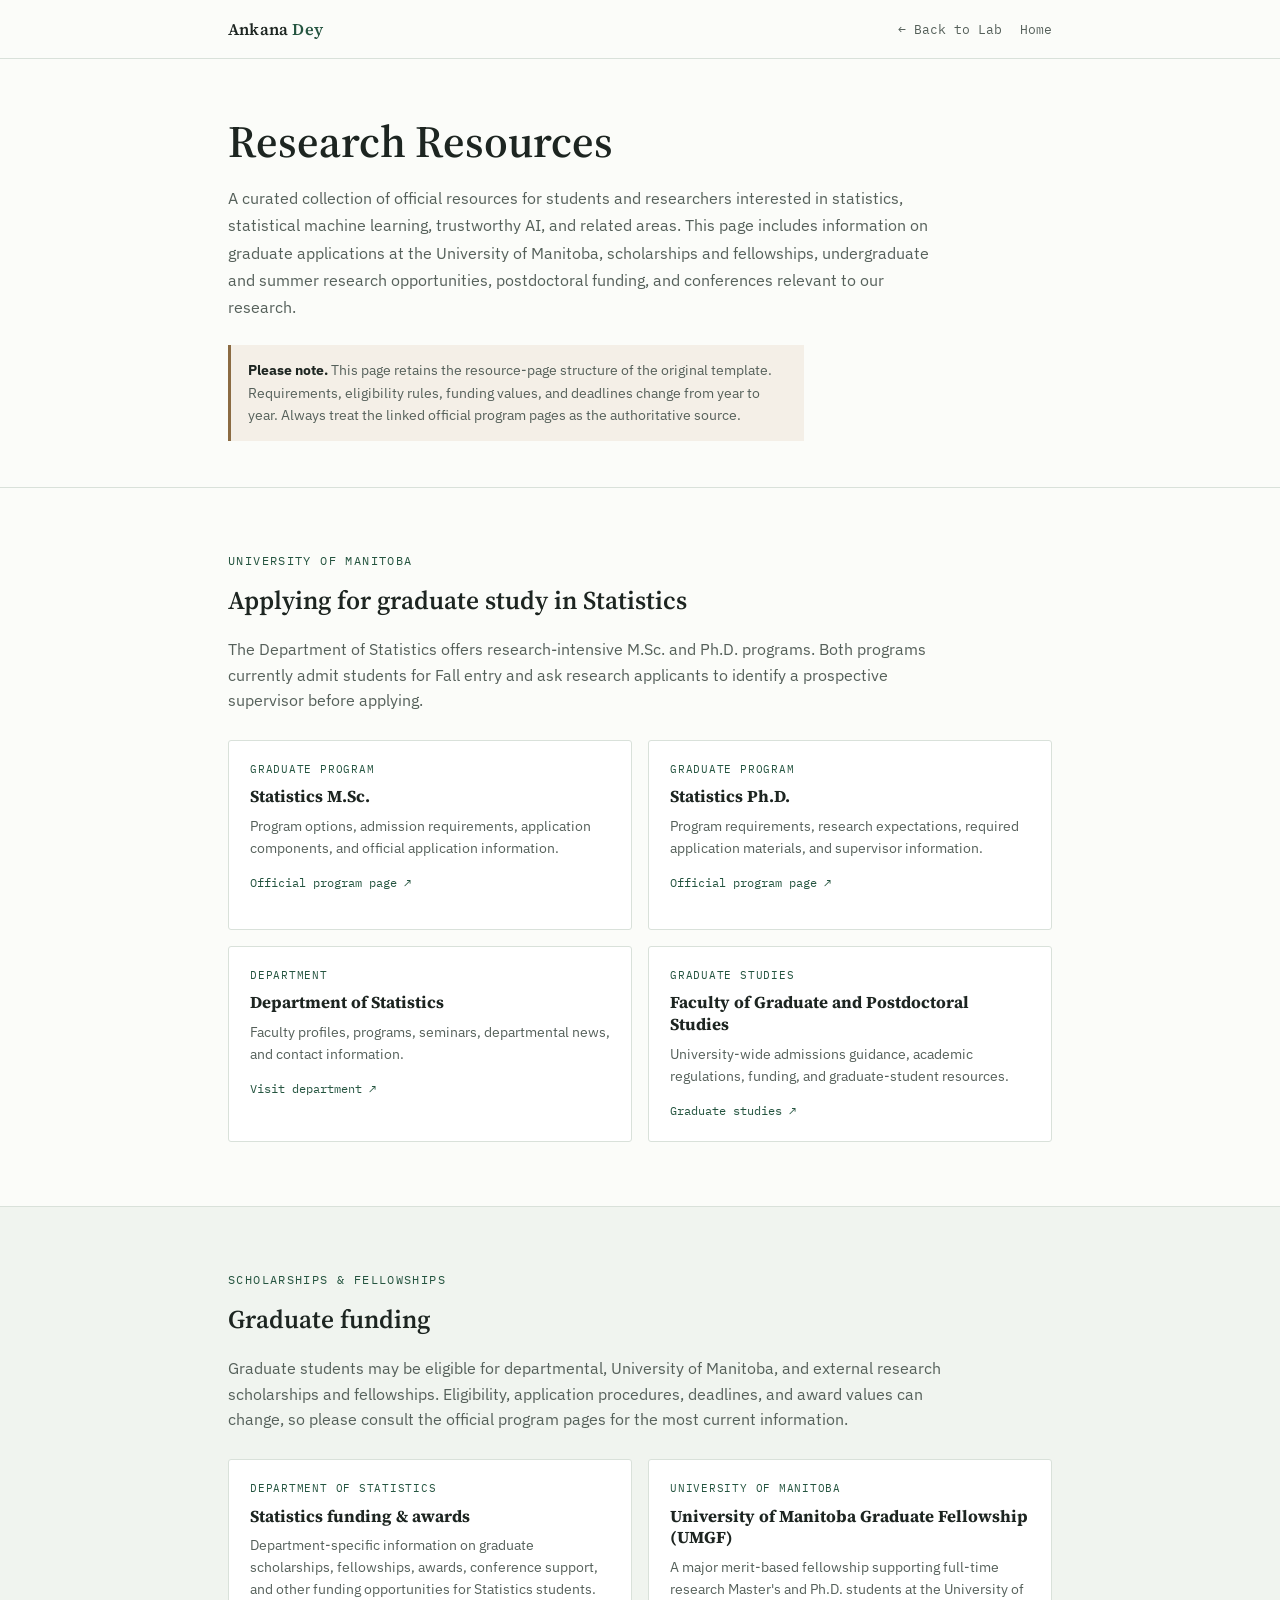
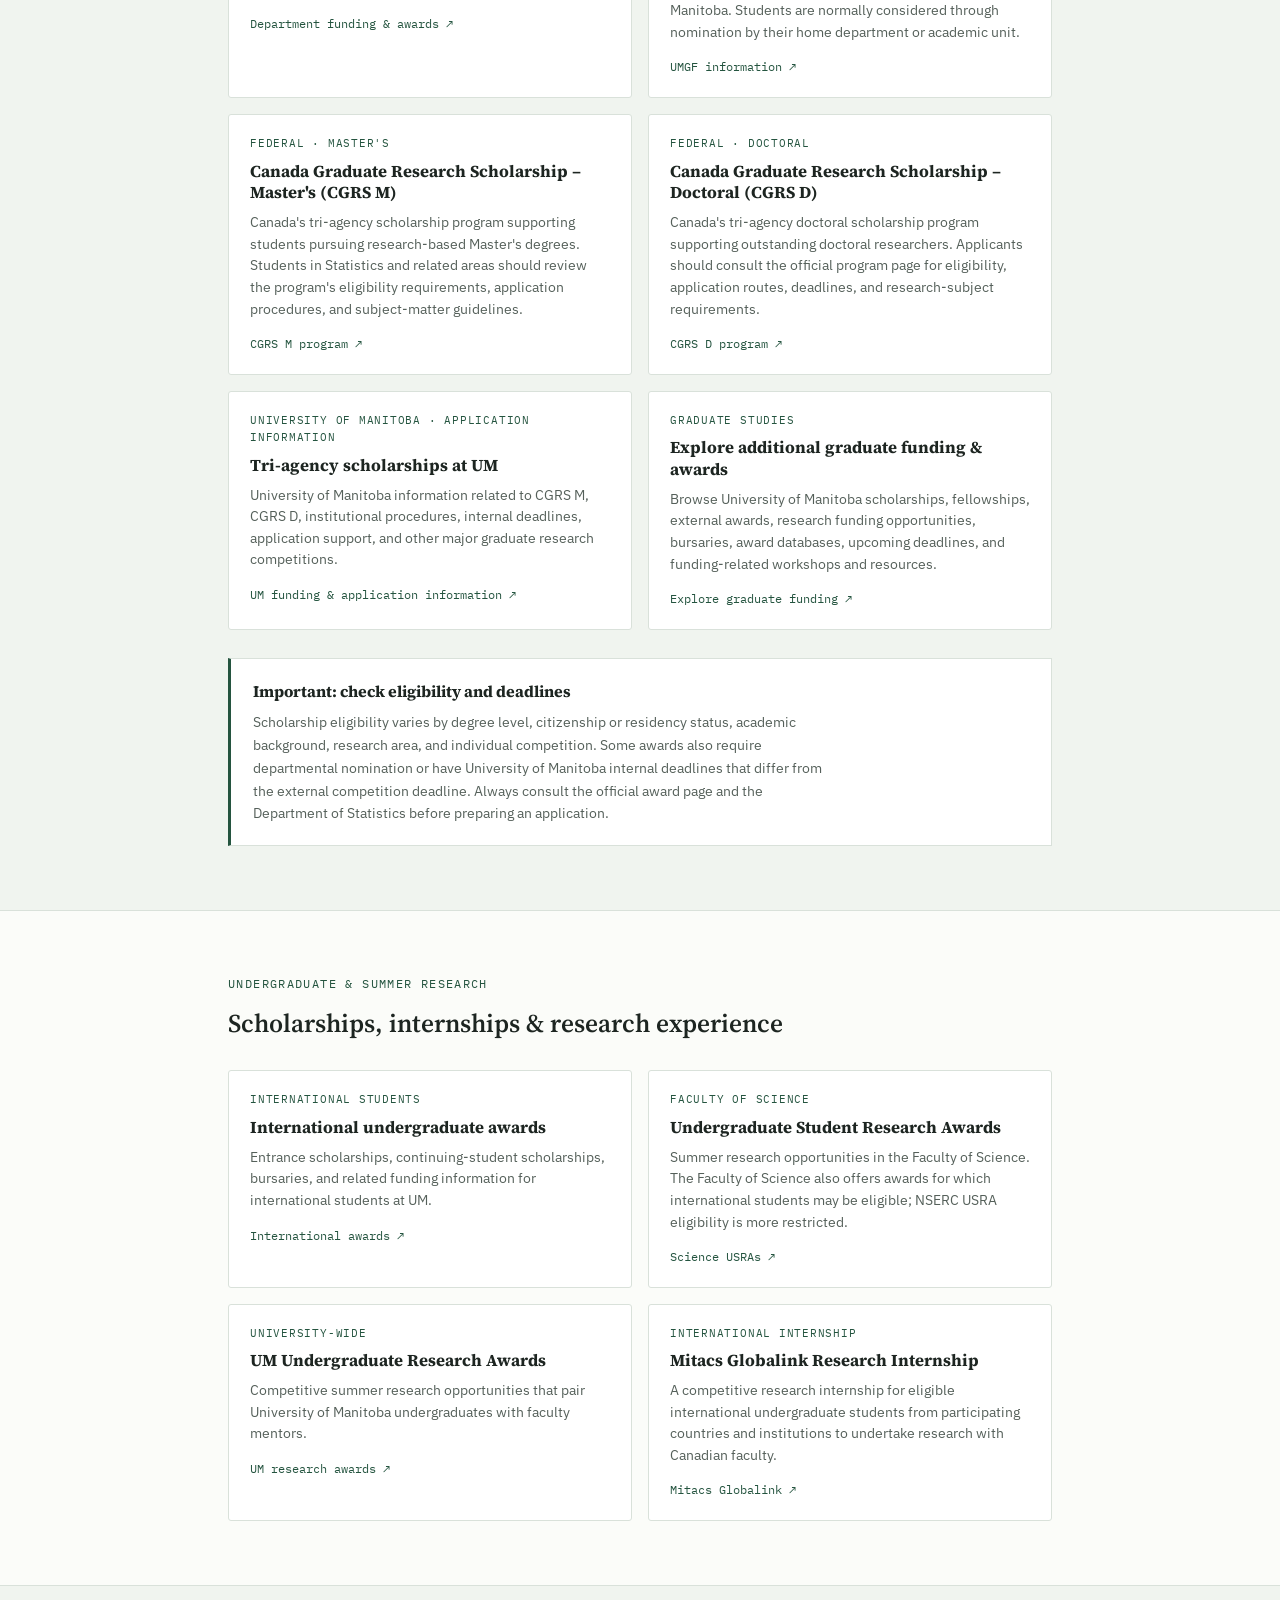
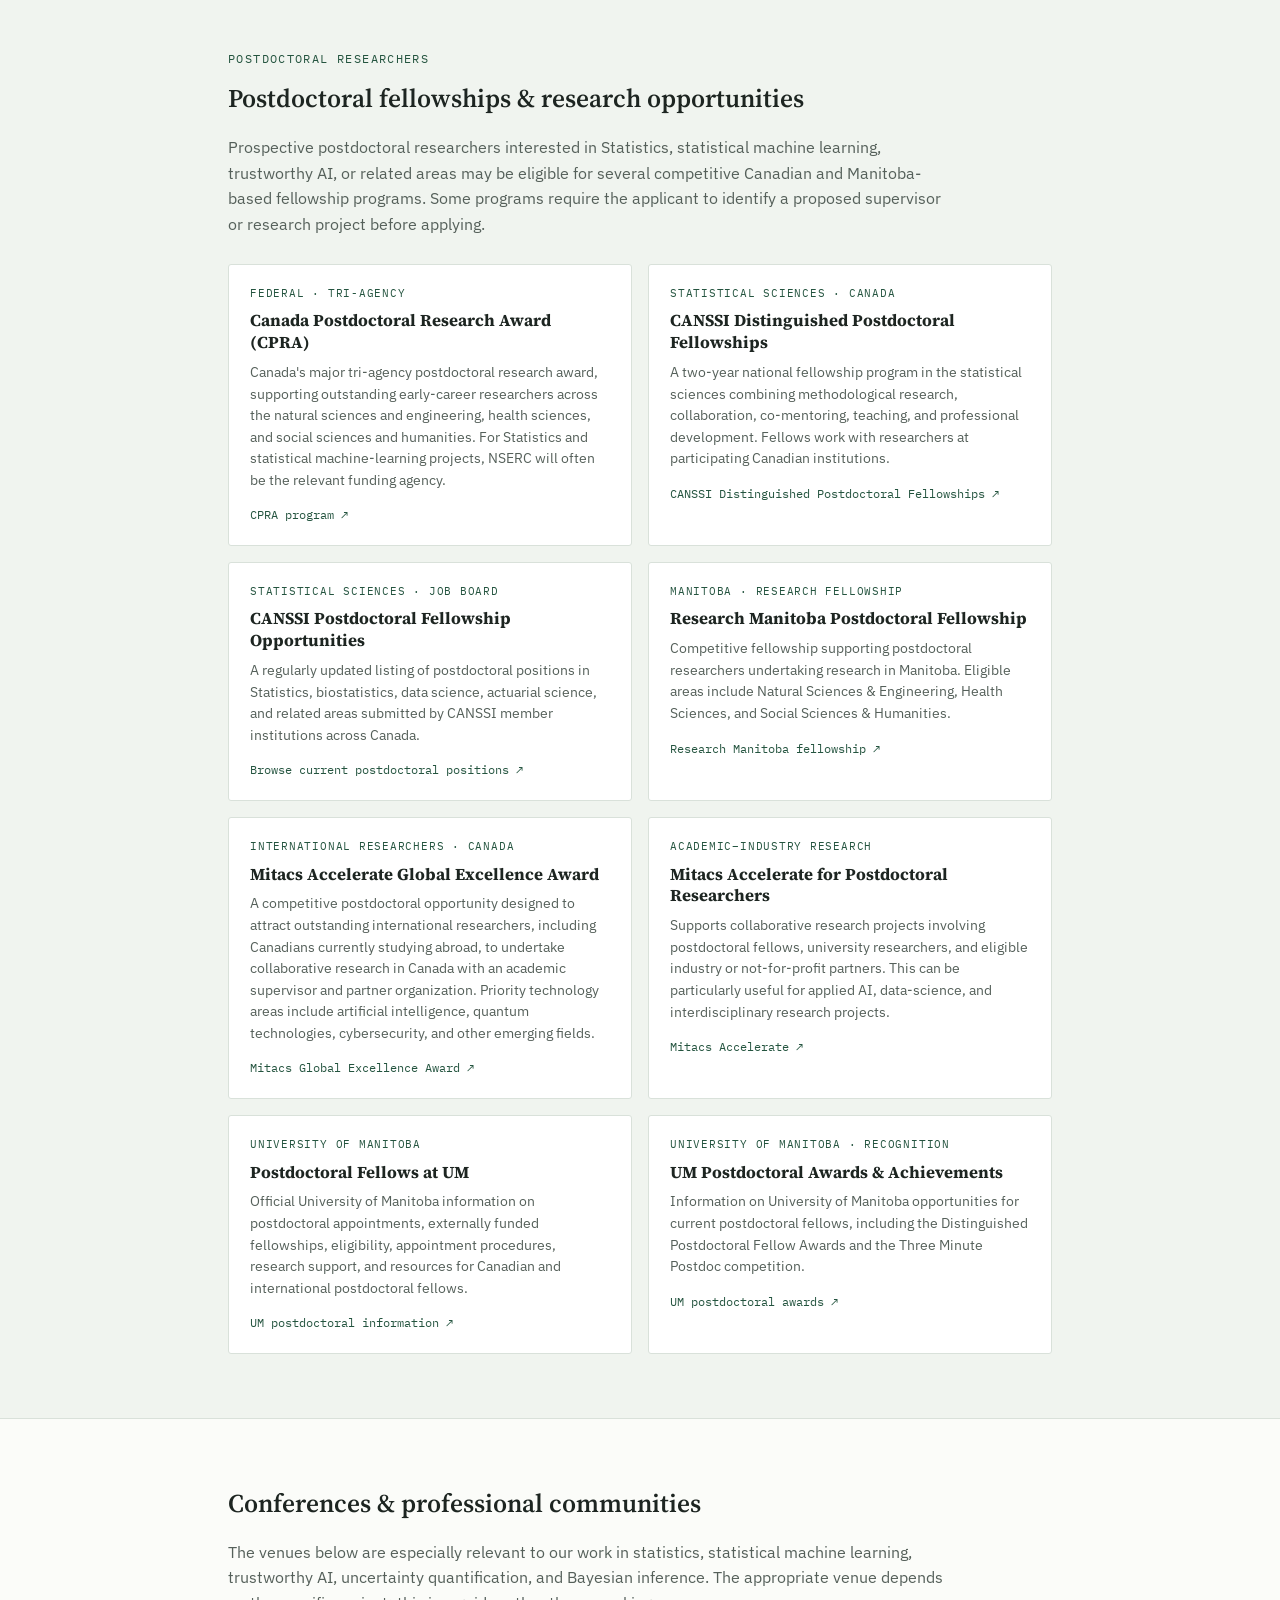
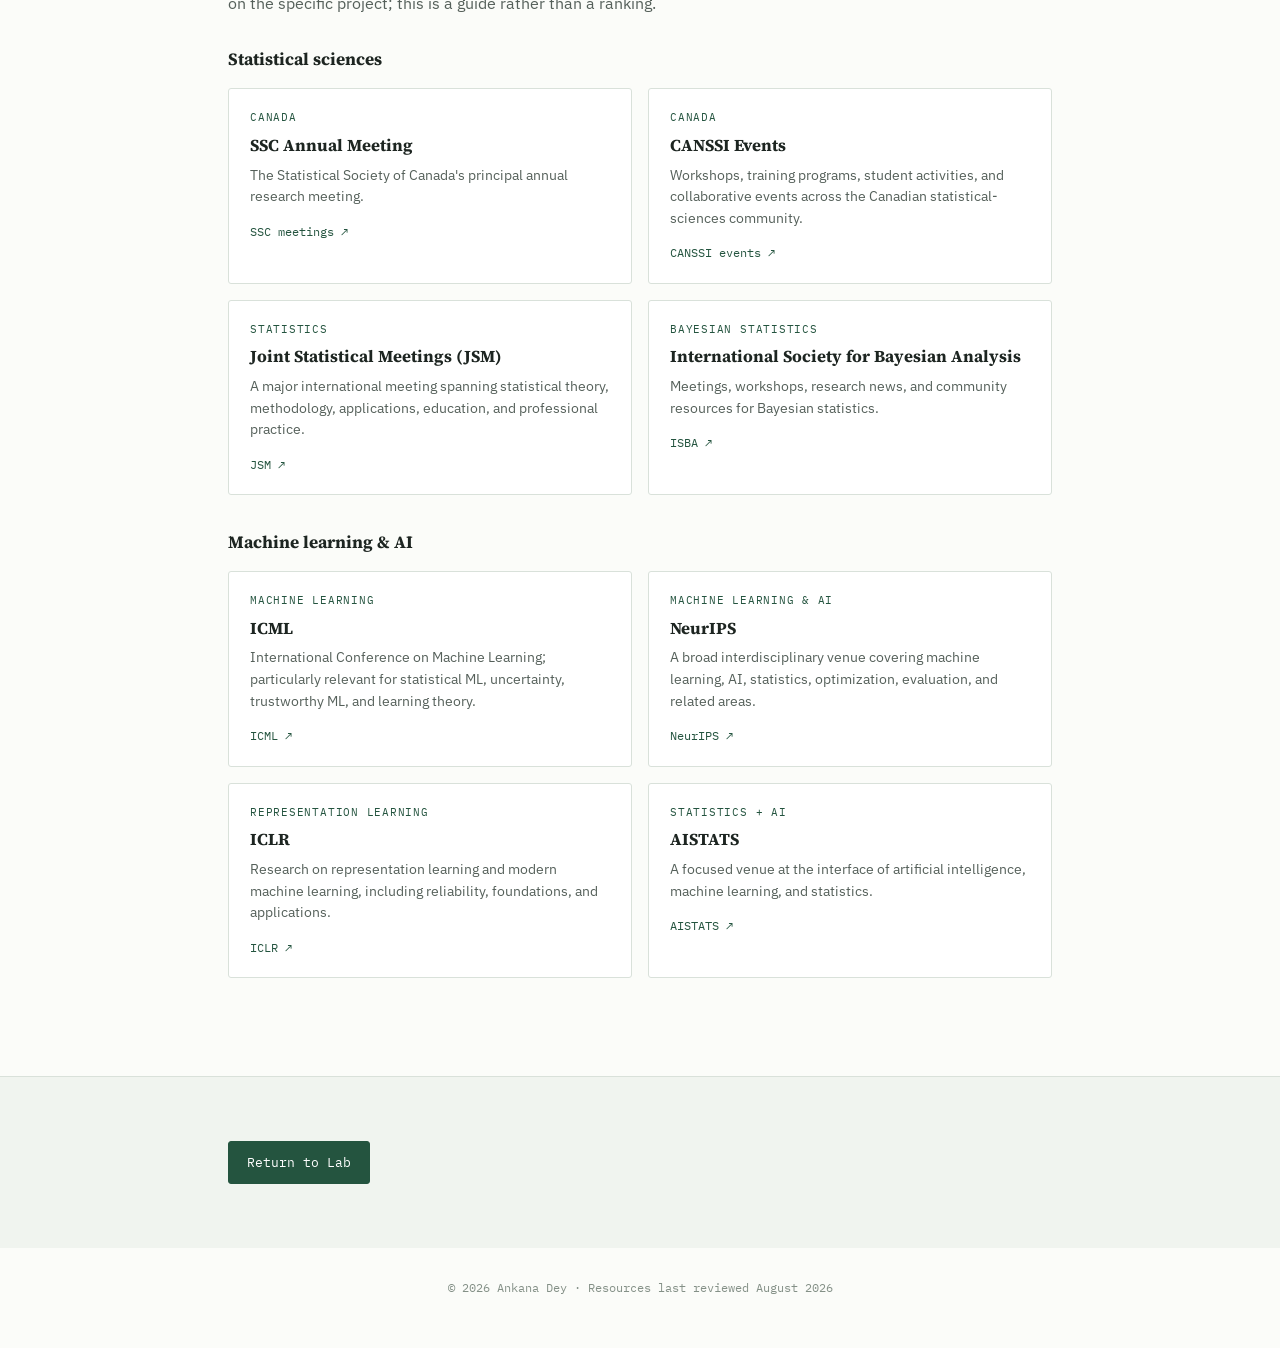
<file: prospective-students.html>
<!DOCTYPE html>
<html lang="en">
<head>
<script>
  window.dataLayer = window.dataLayer || [];
  function gtag(){dataLayer.push(arguments);}
  gtag('js', new Date());

  gtag('config', 'G-CMB69J9F90');
</script>
<meta charset="UTF-8">
<meta name="viewport" content="width=device-width, initial-scale=1.0">
<title>Research Resources — Ankana Dey</title>
<meta name="description" content="Application, funding, research internship, fellowship, and conference resources for prospective students and trainees interested in statistics and trustworthy AI.">
<link rel="preconnect" href="https://fonts.googleapis.com">
<link rel="preconnect" href="https://fonts.gstatic.com" crossorigin>
<link href="https://fonts.googleapis.com/css2?family=Source+Serif+4:ital,wght@0,400;0,600;0,700;1,500&family=IBM+Plex+Sans:wght@400;500;600&family=IBM+Plex+Mono:wght@400;500&display=swap" rel="stylesheet">
<link rel="stylesheet" href="style.css">
<link rel="stylesheet" href="student-resources.css">
</head>

<body>
<a class="skip-link" href="#main">Skip to content</a>

<nav class="nav">
  <div class="wrap">
    <a class="nav-name resource-home" href="index.html">Ankana <span>Dey</span></a>
    <ul class="resource-nav">
      <li><a href="index.html#lab">← Back to Lab</a></li>
      <li><a href="index.html">Home</a></li>
    </ul>
  </div>
</nav>

<main id="main">

<header class="resource-hero">
  <div class="wrap">
    <!-- <div class="eyebrow">Research group</div> -->
    <h1>Research Resources</h1>
    <p class="resource-lead">
      A curated collection of official resources for students and researchers interested in
      statistics, statistical machine learning, trustworthy AI, and related areas. This page
      includes information on graduate applications at the University of Manitoba, scholarships
      and fellowships, undergraduate and summer research opportunities, postdoctoral funding,
      and conferences relevant to our research.
    </p>

    <div class="resource-notice">
      <strong>Please note.</strong> This page retains the resource-page structure of the original template. 
      Requirements, eligibility rules, funding values, and deadlines change from year to year.
      Always treat the linked official program pages as the authoritative source.
    </div>
  </div>
</header>

<section id="graduate-applications">
  <div class="wrap">
    <div class="eyebrow">University of Manitoba</div>
    <h2 class="section-title">Applying for graduate study in Statistics</h2>

    <p class="resource-section-intro">
      The Department of Statistics offers research-intensive M.Sc. and Ph.D. programs.
      Both programs currently admit students for Fall entry and ask research applicants
      to identify a prospective supervisor before applying.
    </p>

    <div class="resource-grid">
      <a class="resource-card" href="https://umanitoba.ca/graduate-studies/admissions/programs-of-study/statistics-msc" target="_blank" rel="noopener noreferrer">
        <span class="resource-kicker">Graduate program</span>
        <h3>Statistics M.Sc.</h3>
        <p>Program options, admission requirements, application components, and official application information.</p>
        <span class="resource-arrow">Official program page ↗</span>
      </a>

      <a class="resource-card" href="https://umanitoba.ca/graduate-studies/admissions/programs-of-study/statistics-phd" target="_blank" rel="noopener noreferrer">
        <span class="resource-kicker">Graduate program</span>
        <h3>Statistics Ph.D.</h3>
        <p>Program requirements, research expectations, required application materials, and supervisor information.</p>
        <span class="resource-arrow">Official program page ↗</span>
      </a>

      <a class="resource-card" href="https://umanitoba.ca/science/statistics" target="_blank" rel="noopener noreferrer">
        <span class="resource-kicker">Department</span>
        <h3>Department of Statistics</h3>
        <p>Faculty profiles, programs, seminars, departmental news, and contact information.</p>
        <span class="resource-arrow">Visit department ↗</span>
      </a>

      <a class="resource-card" href="https://umanitoba.ca/graduate-studies" target="_blank" rel="noopener noreferrer">
        <span class="resource-kicker">Graduate studies</span>
        <h3>Faculty of Graduate and Postdoctoral Studies</h3>
        <p>University-wide admissions guidance, academic regulations, funding, and graduate-student resources.</p>
        <span class="resource-arrow">Graduate studies ↗</span>
      </a>
    </div>

    
  </div>
</section>

<!-- =========================================================
     GRADUATE FUNDING
     ========================================================= -->
<section id="graduate-funding">
  <div class="wrap">

    <div class="eyebrow">Scholarships &amp; fellowships</div>
    <h2 class="section-title">Graduate funding</h2>

    <p class="resource-section-intro">
      Graduate students may be eligible for departmental, University of
      Manitoba, and external research scholarships and fellowships.
      Eligibility, application procedures, deadlines, and award values
      can change, so please consult the official program pages for the
      most current information.
    </p>


    <div class="resource-grid">

      <!-- 1. DEPARTMENT OF STATISTICS FUNDING -->
      <a class="resource-card"
         href="https://umanitoba.ca/science/student-experience/financial-aid-awards/statistics"
         target="_blank"
         rel="noopener noreferrer">

        <span class="resource-kicker">
          Department of Statistics
        </span>

        <h3>Statistics funding &amp; awards</h3>

        <p>
          Department-specific information on graduate scholarships,
          fellowships, awards, conference support, and other funding
          opportunities for Statistics students.
        </p>

        <span class="resource-arrow">
          Department funding &amp; awards ↗
        </span>
      </a>


      <!-- 2. UNIVERSITY OF MANITOBA GRADUATE FELLOWSHIP -->
      <a class="resource-card"
         href="https://umanitoba.ca/graduate-studies/funding-awards/university-manitoba-graduate-fellowship-umgf"
         target="_blank"
         rel="noopener noreferrer">

        <span class="resource-kicker">
          University of Manitoba
        </span>

        <h3>University of Manitoba Graduate Fellowship (UMGF)</h3>

        <p>
          A major merit-based fellowship supporting full-time research
          Master's and Ph.D. students at the University of Manitoba.
          Students are normally considered through nomination by their
          home department or academic unit.
        </p>

        <span class="resource-arrow">
          UMGF information ↗
        </span>
      </a>


      <!-- 3. TRI-AGENCY MASTER'S SCHOLARSHIP -->
      <a class="resource-card"
         href="https://nserc-crsng.canada.ca/en/funding-opportunity/canada-graduate-research-scholarship-masters-program"
         target="_blank"
         rel="noopener noreferrer">

        <span class="resource-kicker">
          Federal · Master's
        </span>

        <h3>
          Canada Graduate Research Scholarship – Master's (CGRS M)
        </h3>

        <p>
          Canada's tri-agency scholarship program supporting students
          pursuing research-based Master's degrees. Students in
          Statistics and related areas should review the program's
          eligibility requirements, application procedures, and
          subject-matter guidelines.
        </p>

        <span class="resource-arrow">
          CGRS M program ↗
        </span>
      </a>


      <!-- 4. TRI-AGENCY DOCTORAL SCHOLARSHIP -->
      <a class="resource-card"
         href="https://nserc-crsng.canada.ca/en/funding-opportunity/canada-graduate-research-scholarship-doctoral-program"
         target="_blank"
         rel="noopener noreferrer">

        <span class="resource-kicker">
          Federal · Doctoral
        </span>

        <h3>
          Canada Graduate Research Scholarship – Doctoral (CGRS D)
        </h3>

        <p>
          Canada's tri-agency doctoral scholarship program supporting
          outstanding doctoral researchers. Applicants should consult
          the official program page for eligibility, application routes,
          deadlines, and research-subject requirements.
        </p>

        <span class="resource-arrow">
          CGRS D program ↗
        </span>
      </a>


      <!-- 5. UM TRI-AGENCY APPLICATION INFORMATION -->
      <a class="resource-card"
         href="https://umanitoba.ca/graduate-studies/funding-awards"
         target="_blank"
         rel="noopener noreferrer">

        <span class="resource-kicker">
          University of Manitoba · Application information
        </span>

        <h3>Tri-agency scholarships at UM</h3>

        <p>
          University of Manitoba information related to CGRS M,
          CGRS D, institutional procedures, internal deadlines,
          application support, and other major graduate research
          competitions.
        </p>

        <span class="resource-arrow">
          UM funding &amp; application information ↗
        </span>
      </a>


      <!-- 6. GENERAL UM GRADUATE FUNDING PORTAL -->
      <a class="resource-card"
         href="https://umanitoba.ca/graduate-studies/funding-awards"
         target="_blank"
         rel="noopener noreferrer">

        <span class="resource-kicker">
          Graduate studies
        </span>

        <h3>Explore additional graduate funding &amp; awards</h3>

        <p>
          Browse University of Manitoba scholarships, fellowships,
          external awards, research funding opportunities, bursaries,
          award databases, upcoming deadlines, and funding-related
          workshops and resources.
        </p>

        <span class="resource-arrow">
          Explore graduate funding ↗
        </span>
      </a>

    </div>


    <!-- IMPORTANT NOTE -->
    <div class="resource-callout">

      <h3>Important: check eligibility and deadlines</h3>

      <p>
        Scholarship eligibility varies by degree level, citizenship or
        residency status, academic background, research area, and
        individual competition. Some awards also require departmental
        nomination or have University of Manitoba internal deadlines
        that differ from the external competition deadline. Always
        consult the official award page and the Department of Statistics
        before preparing an application.
      </p>

    </div>

  </div>
</section>

<section id="undergraduate">
  <div class="wrap">
    <div class="eyebrow">Undergraduate &amp; summer research</div>
    <h2 class="section-title">Scholarships, internships &amp; research experience</h2>

    <div class="resource-grid">
      <a class="resource-card" href="https://umanitoba.ca/financial-aid-and-awards/international" target="_blank" rel="noopener noreferrer">
        <span class="resource-kicker">International students</span>
        <h3>International undergraduate awards</h3>
        <p>Entrance scholarships, continuing-student scholarships, bursaries, and related funding information for international students at UM.</p>
        <span class="resource-arrow">International awards ↗</span>
      </a>

      <a class="resource-card" href="https://umanitoba.ca/science/research/undergraduate-research/usra" target="_blank" rel="noopener noreferrer">
        <span class="resource-kicker">Faculty of Science</span>
        <h3>Undergraduate Student Research Awards</h3>
        <p>
          Summer research opportunities in the Faculty of Science. The Faculty of Science
          also offers awards for which international students may be eligible; NSERC USRA
          eligibility is more restricted.
        </p>
        <span class="resource-arrow">Science USRAs ↗</span>
      </a>

      <a class="resource-card" href="https://umanitoba.ca/research/opportunities-support/undergraduate-research-awards" target="_blank" rel="noopener noreferrer">
        <span class="resource-kicker">University-wide</span>
        <h3>UM Undergraduate Research Awards</h3>
        <p>Competitive summer research opportunities that pair University of Manitoba undergraduates with faculty mentors.</p>
        <span class="resource-arrow">UM research awards ↗</span>
      </a>

      <a class="resource-card" href="https://www.mitacs.ca/our-programs/globalink-research-internship-students/" target="_blank" rel="noopener noreferrer">
        <span class="resource-kicker">International internship</span>
        <h3>Mitacs Globalink Research Internship</h3>
        <p>
          A competitive research internship for eligible international undergraduate students
          from participating countries and institutions to undertake research with Canadian faculty.
        </p>
        <span class="resource-arrow">Mitacs Globalink ↗</span>
      </a>
    </div>
  </div>
</section>

<!-- =========================================================
     POSTDOCTORAL OPPORTUNITIES
     ========================================================= -->
<section id="postdoctoral">
  <div class="wrap">

    <div class="eyebrow">Postdoctoral researchers</div>
    <h2 class="section-title">
      Postdoctoral fellowships &amp; research opportunities
    </h2>

    <p class="resource-section-intro">
      Prospective postdoctoral researchers interested in Statistics,
      statistical machine learning, trustworthy AI, or related areas
      may be eligible for several competitive Canadian and
      Manitoba-based fellowship programs. Some programs require the
      applicant to identify a proposed supervisor or research project
      before applying.
    </p>


    <div class="resource-grid">


      <!-- 1. CANADA POSTDOCTORAL RESEARCH AWARD -->
      <a class="resource-card"
         href="https://nserc-crsng.canada.ca/en/funding-opportunity/canada-postdoctoral-research-award-program"
         target="_blank"
         rel="noopener noreferrer">

        <span class="resource-kicker">
          Federal · Tri-agency
        </span>

        <h3>
          Canada Postdoctoral Research Award (CPRA)
        </h3>

        <p>
          Canada's major tri-agency postdoctoral research award,
          supporting outstanding early-career researchers across the
          natural sciences and engineering, health sciences, and social
          sciences and humanities. For Statistics and statistical
          machine-learning projects, NSERC will often be the relevant
          funding agency.
        </p>

        <span class="resource-arrow">
          CPRA program ↗
        </span>
      </a>



      <!-- 2. CANSSI DISTINGUISHED POSTDOCTORAL FELLOWSHIP -->
      <a class="resource-card"
         href="https://canssi.ca/program/distinguished-postdoctoral-fellowships/"
         target="_blank"
         rel="noopener noreferrer">

        <span class="resource-kicker">
          Statistical sciences · Canada
        </span>

        <h3>
          CANSSI Distinguished Postdoctoral Fellowships
        </h3>

        <p>
          A two-year national fellowship program in the statistical
          sciences combining methodological research, collaboration,
          co-mentoring, teaching, and professional development.
          Fellows work with researchers at participating Canadian
          institutions.
        </p>

        <span class="resource-arrow">
          CANSSI Distinguished Postdoctoral Fellowships ↗
        </span>
      </a>



      <!-- 3. CANSSI POSTDOCTORAL OPPORTUNITY BOARD -->
      <a class="resource-card"
         href="https://canssi.ca/postdoctoral-fellowship-opportunities/"
         target="_blank"
         rel="noopener noreferrer">

        <span class="resource-kicker">
          Statistical sciences · Job board
        </span>

        <h3>
          CANSSI Postdoctoral Fellowship Opportunities
        </h3>

        <p>
          A regularly updated listing of postdoctoral positions in
          Statistics, biostatistics, data science, actuarial science,
          and related areas submitted by CANSSI member institutions
          across Canada.
        </p>

        <span class="resource-arrow">
          Browse current postdoctoral positions ↗
        </span>
      </a>



      <!-- 4. RESEARCH MANITOBA POSTDOCTORAL FELLOWSHIP -->
      <a class="resource-card"
         href="https://researchmanitoba.ca/programs/"
         target="_blank"
         rel="noopener noreferrer">

        <span class="resource-kicker">
          Manitoba · Research fellowship
        </span>

        <h3>
          Research Manitoba Postdoctoral Fellowship
        </h3>

        <p>
          Competitive fellowship supporting postdoctoral researchers
          undertaking research in Manitoba. Eligible areas include
          Natural Sciences &amp; Engineering, Health Sciences, and
          Social Sciences &amp; Humanities.
        </p>

        <span class="resource-arrow">
          Research Manitoba fellowship ↗
        </span>
      </a>



      <!-- 5. MITACS GLOBAL EXCELLENCE AWARD -->
      <a class="resource-card"
         href="https://innovation.mitacs.ca/en/mitacs-accelerate-global-excellence-award"
         target="_blank"
         rel="noopener noreferrer">

        <span class="resource-kicker">
          International researchers · Canada
        </span>

        <h3>
          Mitacs Accelerate Global Excellence Award
        </h3>

        <p>
          A competitive postdoctoral opportunity designed to attract
          outstanding international researchers, including Canadians
          currently studying abroad, to undertake collaborative research
          in Canada with an academic supervisor and partner organization.
          Priority technology areas include artificial intelligence,
          quantum technologies, cybersecurity, and other emerging fields.
        </p>

        <span class="resource-arrow">
          Mitacs Global Excellence Award ↗
        </span>
      </a>



      <!-- 6. MITACS ACCELERATE -->
      <a class="resource-card"
         href="https://www.mitacs.ca/our-programs/accelerate/"
         target="_blank"
         rel="noopener noreferrer">

        <span class="resource-kicker">
          Academic–industry research
        </span>

        <h3>
          Mitacs Accelerate for Postdoctoral Researchers
        </h3>

        <p>
          Supports collaborative research projects involving
          postdoctoral fellows, university researchers, and eligible
          industry or not-for-profit partners. This can be particularly
          useful for applied AI, data-science, and interdisciplinary
          research projects.
        </p>

        <span class="resource-arrow">
          Mitacs Accelerate ↗
        </span>
      </a>



      <!-- 7. UNIVERSITY OF MANITOBA POSTDOCTORAL INFORMATION -->
      <a class="resource-card"
         href="https://umanitoba.ca/graduate-studies/postdoctoral-fellows"
         target="_blank"
         rel="noopener noreferrer">

        <span class="resource-kicker">
          University of Manitoba
        </span>

        <h3>
          Postdoctoral Fellows at UM
        </h3>

        <p>
          Official University of Manitoba information on postdoctoral
          appointments, externally funded fellowships, eligibility,
          appointment procedures, research support, and resources for
          Canadian and international postdoctoral fellows.
        </p>

        <span class="resource-arrow">
          UM postdoctoral information ↗
        </span>
      </a>



      <!-- 8. UM POSTDOCTORAL AWARDS -->
      <a class="resource-card"
         href="https://umanitoba.ca/graduate-studies/achievements-and-awards"
         target="_blank"
         rel="noopener noreferrer">

        <span class="resource-kicker">
          University of Manitoba · Recognition
        </span>

        <h3>
          UM Postdoctoral Awards &amp; Achievements
        </h3>

        <p>
          Information on University of Manitoba opportunities for
          current postdoctoral fellows, including the Distinguished
          Postdoctoral Fellow Awards and the Three Minute Postdoc
          competition.
        </p>

        <span class="resource-arrow">
          UM postdoctoral awards ↗
        </span>
      </a>

    </div>



    

  </div>
</section>
<section id="conferences">
  <div class="wrap">
   <!-- <div class="eyebrow">Research community</div>-->
    <h2 class="section-title">Conferences &amp; professional communities</h2>

    <p class="resource-section-intro">
      The venues below are especially relevant to our work in statistics, statistical machine
      learning, trustworthy AI, uncertainty quantification, and Bayesian inference. The appropriate
      venue depends on the specific project; this is a guide rather than a ranking.
    </p>

    <h3 class="resource-subtitle">Statistical sciences</h3>
    <div class="resource-grid compact">
      <a class="resource-card" href="https://ssc.ca/en/meetings/ssc-meetings" target="_blank" rel="noopener noreferrer">
        <span class="resource-kicker">Canada</span>
        <h3>SSC Annual Meeting</h3>
        <p>The Statistical Society of Canada's principal annual research meeting.</p>
        <span class="resource-arrow">SSC meetings ↗</span>
      </a>

      <a class="resource-card" href="https://canssi.ca/events/" target="_blank" rel="noopener noreferrer">
        <span class="resource-kicker">Canada</span>
        <h3>CANSSI Events</h3>
        <p>Workshops, training programs, student activities, and collaborative events across the Canadian statistical-sciences community.</p>
        <span class="resource-arrow">CANSSI events ↗</span>
      </a>

      <a class="resource-card" href="https://www.amstat.org/meetings/joint-statistical-meetings" target="_blank" rel="noopener noreferrer">
        <span class="resource-kicker">Statistics</span>
        <h3>Joint Statistical Meetings (JSM)</h3>
        <p>A major international meeting spanning statistical theory, methodology, applications, education, and professional practice.</p>
        <span class="resource-arrow">JSM ↗</span>
      </a>

      <a class="resource-card" href="https://bayesian.org/" target="_blank" rel="noopener noreferrer">
        <span class="resource-kicker">Bayesian statistics</span>
        <h3>International Society for Bayesian Analysis</h3>
        <p>Meetings, workshops, research news, and community resources for Bayesian statistics.</p>
        <span class="resource-arrow">ISBA ↗</span>
      </a>
    </div>

    <h3 class="resource-subtitle">Machine learning &amp; AI</h3>
    <div class="resource-grid compact">
      <a class="resource-card" href="https://icml.cc/" target="_blank" rel="noopener noreferrer">
        <span class="resource-kicker">Machine learning</span>
        <h3>ICML</h3>
        <p>International Conference on Machine Learning; particularly relevant for statistical ML, uncertainty, trustworthy ML, and learning theory.</p>
        <span class="resource-arrow">ICML ↗</span>
      </a>

      <a class="resource-card" href="https://neurips.cc/" target="_blank" rel="noopener noreferrer">
        <span class="resource-kicker">Machine learning &amp; AI</span>
        <h3>NeurIPS</h3>
        <p>A broad interdisciplinary venue covering machine learning, AI, statistics, optimization, evaluation, and related areas.</p>
        <span class="resource-arrow">NeurIPS ↗</span>
      </a>

      <a class="resource-card" href="https://iclr.cc/" target="_blank" rel="noopener noreferrer">
        <span class="resource-kicker">Representation learning</span>
        <h3>ICLR</h3>
        <p>Research on representation learning and modern machine learning, including reliability, foundations, and applications.</p>
        <span class="resource-arrow">ICLR ↗</span>
      </a>

      <a class="resource-card" href="https://virtual.aistats.org/Conferences/2026" target="_blank" rel="noopener noreferrer">
        <span class="resource-kicker">Statistics + AI</span>
        <h3>AISTATS</h3>
        <p>A focused venue at the interface of artificial intelligence, machine learning, and statistics.</p>
        <span class="resource-arrow">AISTATS ↗</span>
      </a>
    </div>
  </div>
</section>

<section id="final-note">
  <div class="wrap">
    <div class="resource-final">
      <div>
      
      <a class="btn primary" href="index.html#lab">Return to Lab</a>
    </div>
  </div>
</section>

</main>

<footer class="footer">
  <div class="wrap">
    © 2026 Ankana Dey · Resources last reviewed August 2026
  </div>
</footer>

</body>
</html>
</file>
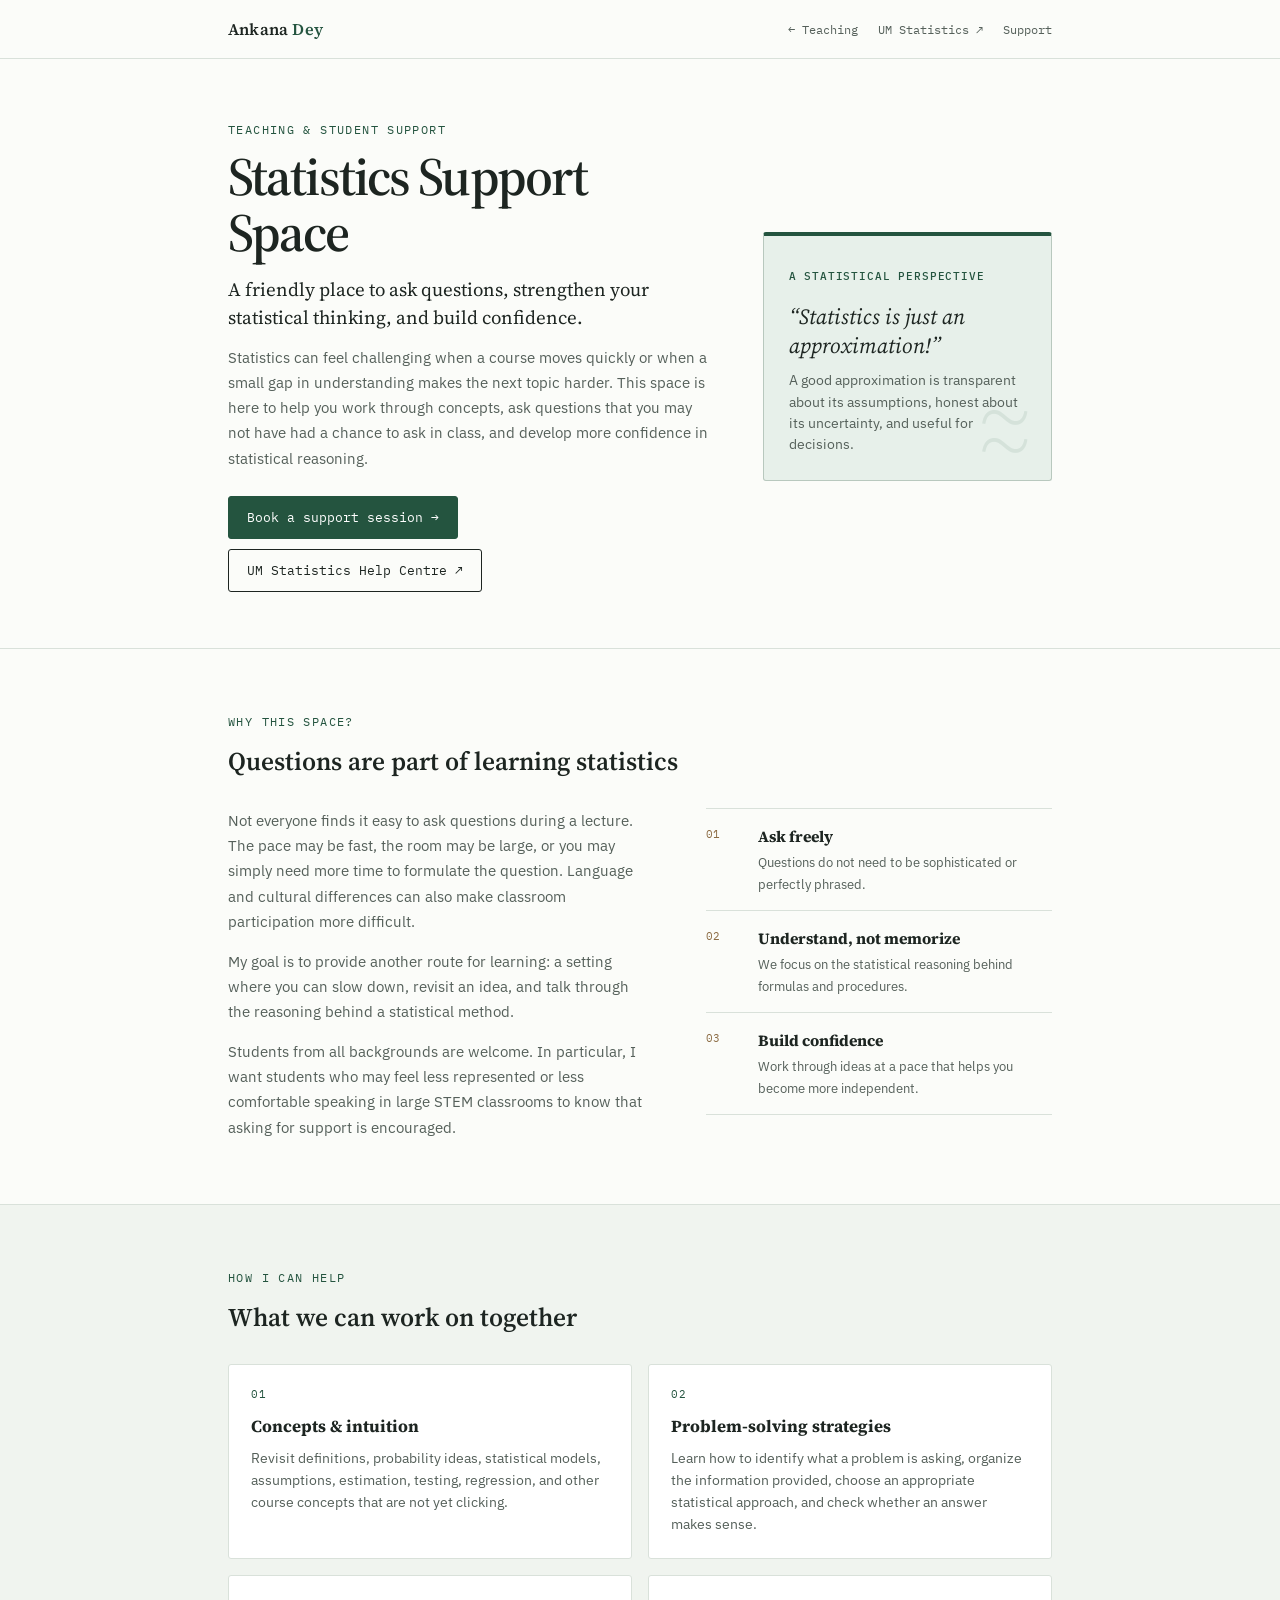
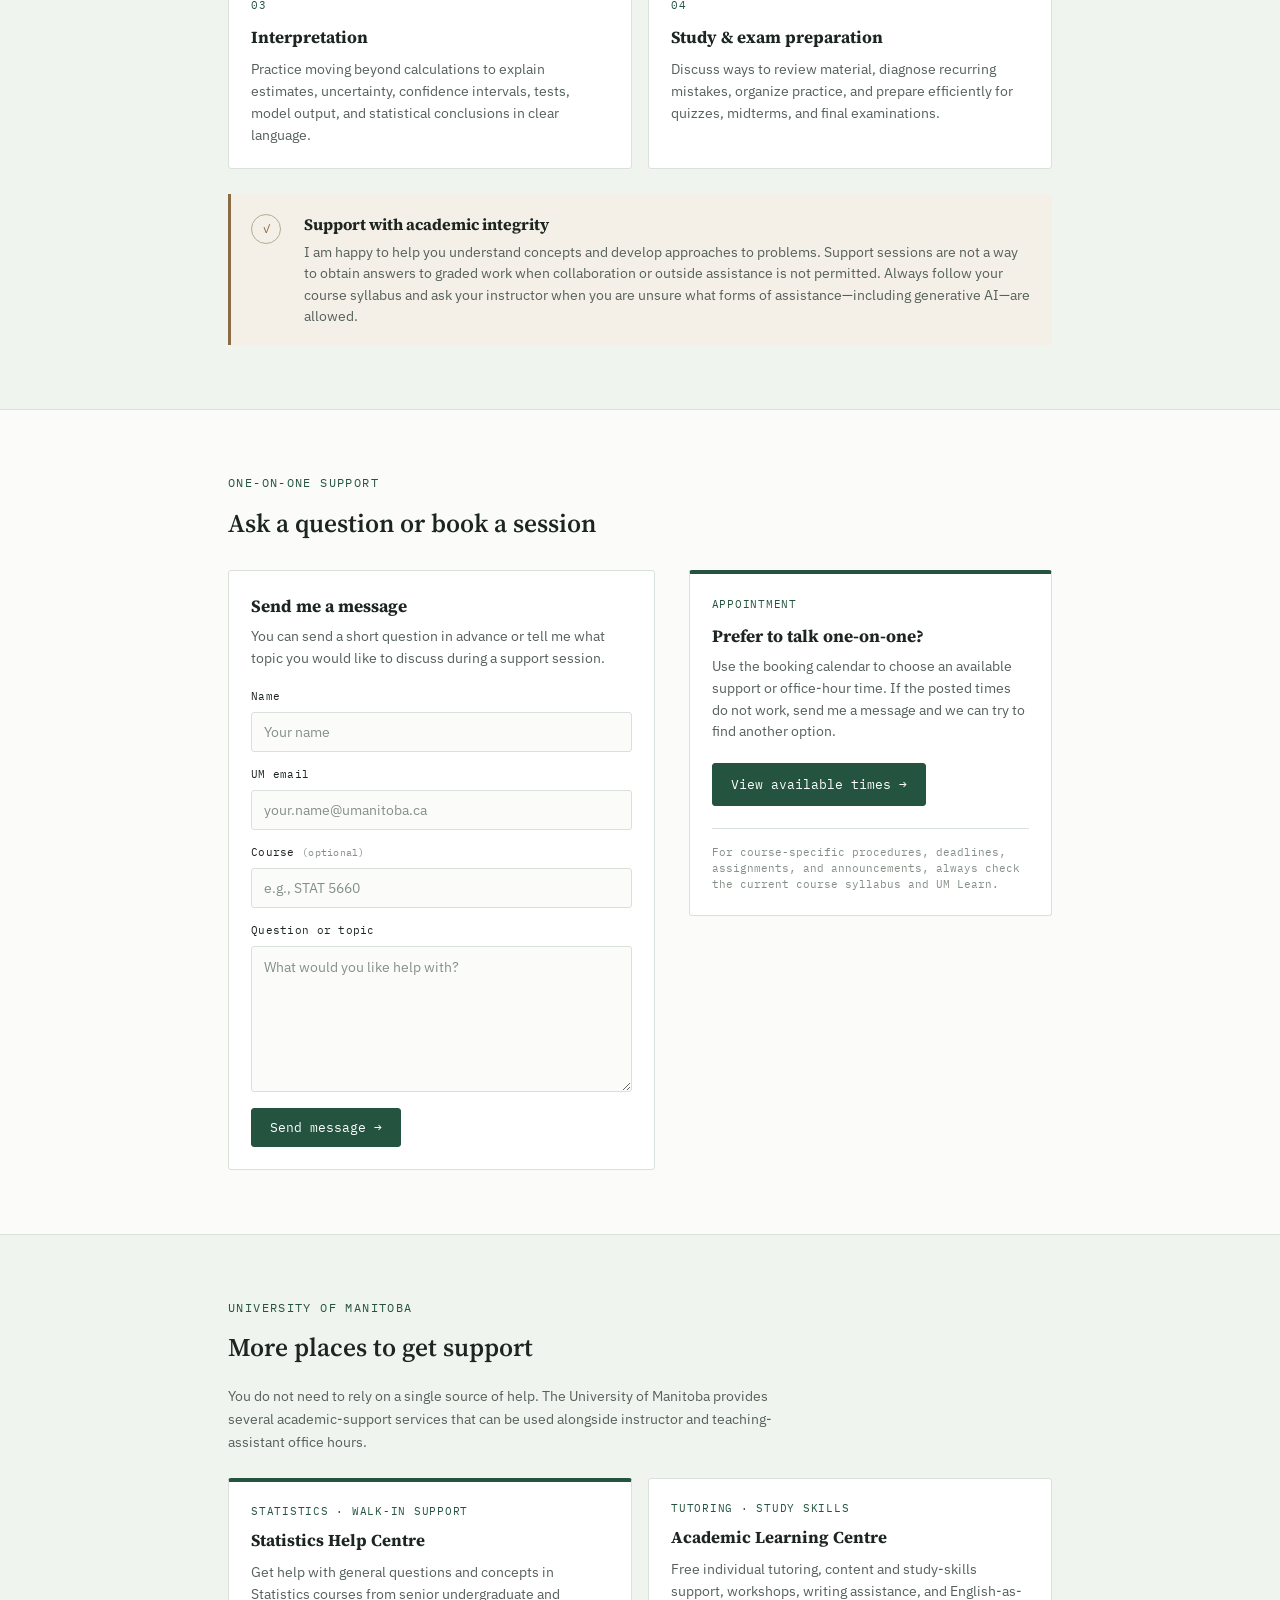
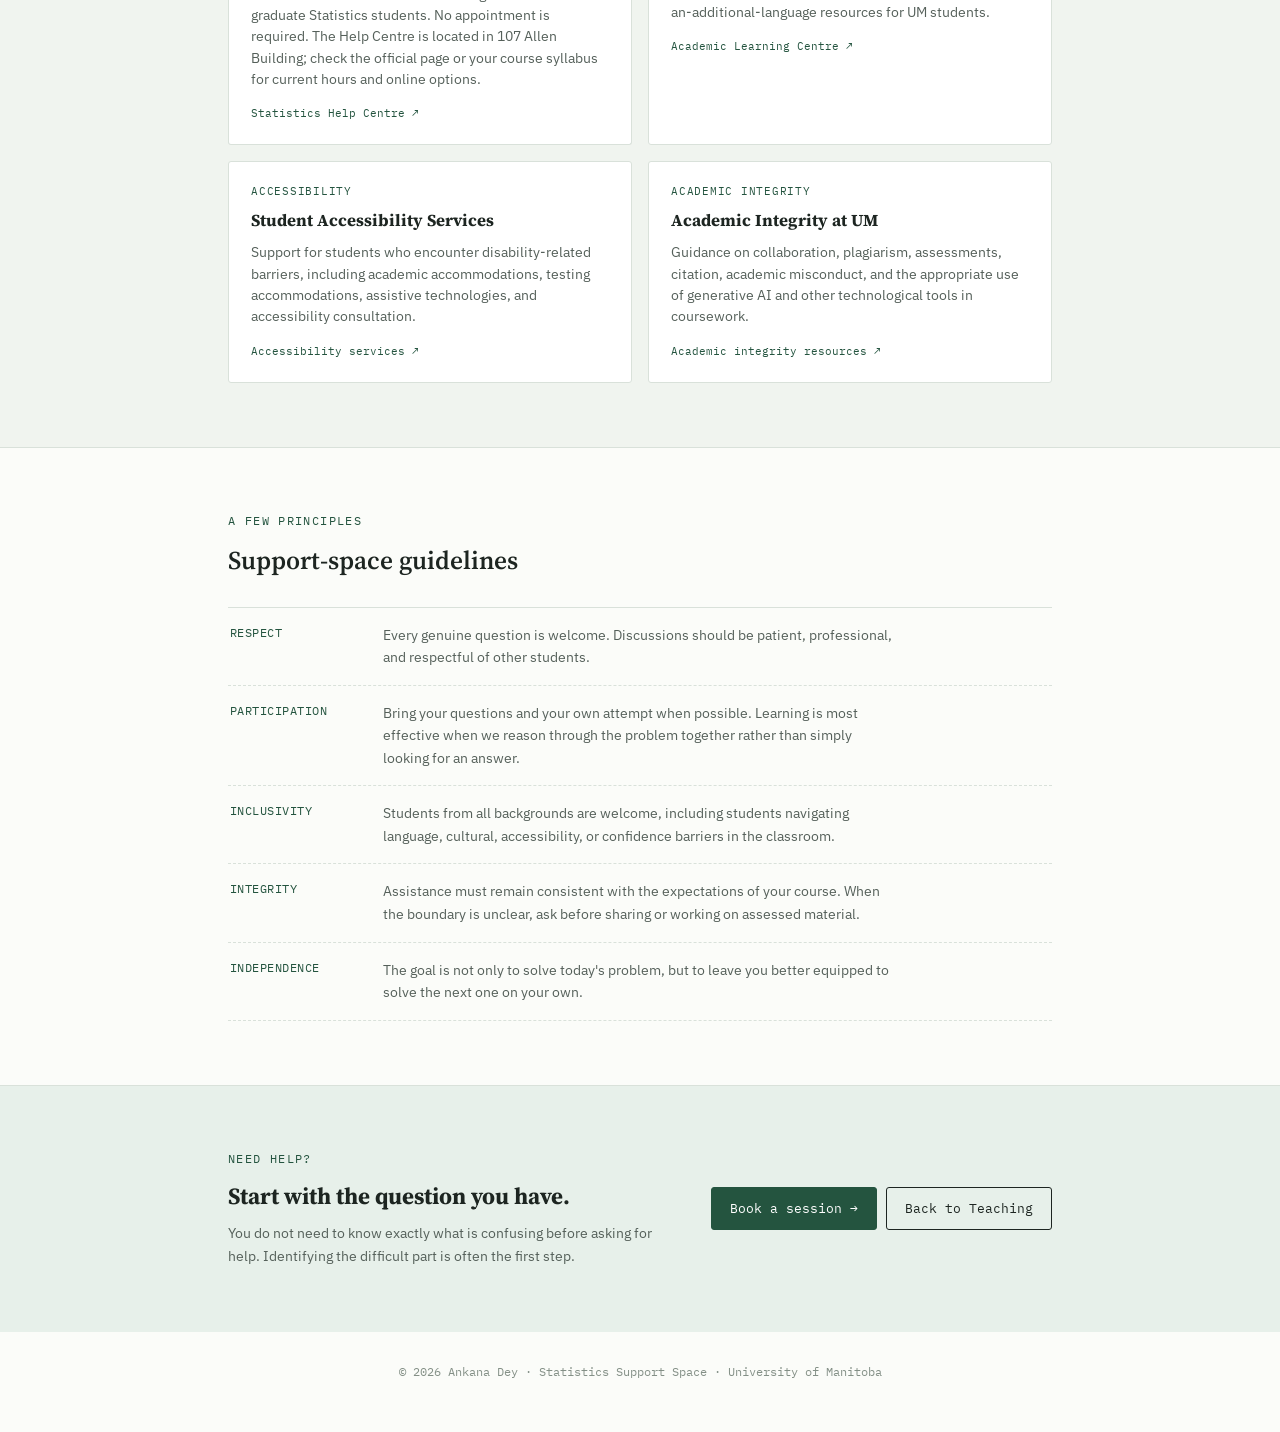
<file: statistics-support.html>
<!DOCTYPE html>
<html lang="en">
<head>
  <script>
  window.dataLayer = window.dataLayer || [];
  function gtag(){dataLayer.push(arguments);}
  gtag('js', new Date());

  gtag('config', 'G-CMB69J9F90');
</script>
  <meta charset="UTF-8">
  <meta name="viewport" content="width=device-width, initial-scale=1.0">
  <title>Statistics Support Space — Ankana Dey</title>
  <meta name="description" content="Statistics support resources for students at the University of Manitoba.">
  <link rel="preconnect" href="https://fonts.googleapis.com">
  <link rel="preconnect" href="https://fonts.gstatic.com" crossorigin>
  <link href="https://fonts.googleapis.com/css2?family=Source+Serif+4:ital,wght@0,400;0,600;0,700;1,500&family=IBM+Plex+Sans:wght@400;500;600&family=IBM+Plex+Mono:wght@400;500&display=swap" rel="stylesheet">
  <link rel="stylesheet" href="style.css">
  <link rel="stylesheet" href="statistics-support.css">
</head>
<body>

<a class="skip-link" href="#main">Skip to content</a>

<nav class="nav support-nav">
  <div class="wrap">
    <a class="nav-name support-home" href="index.html">Ankana <span>Dey</span></a>
    <ul class="support-nav-links">
      <li><a href="index.html#teaching">← Teaching</a></li>
      <li><a href="https://umanitoba.ca/science/statistics" target="_blank" rel="noopener noreferrer">UM Statistics ↗</a></li>
      <li><a href="#support">Support</a></li>
    </ul>
  </div>
</nav>

<main id="main">

<header class="support-hero">
  <div class="wrap support-hero-grid">
    <div class="support-hero-copy">
      <div class="eyebrow">Teaching &amp; student support</div>
      <h1>Statistics Support Space</h1>
      <p class="support-lead">A friendly place to ask questions, strengthen your statistical thinking, and build confidence.</p>
      <p class="support-copy">
        Statistics can feel challenging when a course moves quickly or when a small gap in
        understanding makes the next topic harder. This space is here to help you work through
        concepts, ask questions that you may not have had a chance to ask in class, and develop
        more confidence in statistical reasoning.
      </p>
      <div class="support-actions">
        <a class="btn primary" href="#" target="_blank" rel="noopener noreferrer">Book a support session →</a>
        <a class="btn" href="https://umanitoba.ca/science/statistics/statistics-help-centre" target="_blank" rel="noopener noreferrer">UM Statistics Help Centre ↗</a>
      </div>
    </div>

    <aside class="statistics-note">
      <span class="statistics-note-label">A statistical perspective</span>
      <blockquote>“Statistics is just an approximation!”</blockquote>
      <p>A good approximation is transparent about its assumptions, honest about its uncertainty, and useful for decisions.</p>
    </aside>
  </div>
</header>

<section id="support">
  <div class="wrap">
    <div class="eyebrow">Why this space?</div>
    <h2 class="section-title">Questions are part of learning statistics</h2>

    <div class="support-two-column">
      <div class="support-prose">
        <p>
          Not everyone finds it easy to ask questions during a lecture. The pace may be fast,
          the room may be large, or you may simply need more time to formulate the question.
          Language and cultural differences can also make classroom participation more difficult.
        </p>
        <p>
          My goal is to provide another route for learning: a setting where you can slow down,
          revisit an idea, and talk through the reasoning behind a statistical method.
        </p>
        <p>
          Students from all backgrounds are welcome. In particular, I want students who may
          feel less represented or less comfortable speaking in large STEM classrooms to know
          that asking for support is encouraged.
        </p>
      </div>

      <div class="support-principles">
        <div class="principle">
          <span>01</span>
          <div><h3>Ask freely</h3><p>Questions do not need to be sophisticated or perfectly phrased.</p></div>
        </div>
        <div class="principle">
          <span>02</span>
          <div><h3>Understand, not memorize</h3><p>We focus on the statistical reasoning behind formulas and procedures.</p></div>
        </div>
        <div class="principle">
          <span>03</span>
          <div><h3>Build confidence</h3><p>Work through ideas at a pace that helps you become more independent.</p></div>
        </div>
      </div>
    </div>
  </div>
</section>

<section>
  <div class="wrap">
    <div class="eyebrow">How I can help</div>
    <h2 class="section-title">What we can work on together</h2>

    <div class="support-card-grid">
      <article class="support-card">
        <span class="support-card-number">01</span>
        <h3>Concepts &amp; intuition</h3>
        <p>Revisit definitions, probability ideas, statistical models, assumptions, estimation, testing, regression, and other course concepts that are not yet clicking.</p>
      </article>

      <article class="support-card">
        <span class="support-card-number">02</span>
        <h3>Problem-solving strategies</h3>
        <p>Learn how to identify what a problem is asking, organize the information provided, choose an appropriate statistical approach, and check whether an answer makes sense.</p>
      </article>

      <article class="support-card">
        <span class="support-card-number">03</span>
        <h3>Interpretation</h3>
        <p>Practice moving beyond calculations to explain estimates, uncertainty, confidence intervals, tests, model output, and statistical conclusions in clear language.</p>
      </article>

      <article class="support-card">
        <span class="support-card-number">04</span>
        <h3>Study &amp; exam preparation</h3>
        <p>Discuss ways to review material, diagnose recurring mistakes, organize practice, and prepare efficiently for quizzes, midterms, and final examinations.</p>
      </article>
    </div>

    <div class="integrity-note">
      <div class="integrity-icon" aria-hidden="true">✓</div>
      <div>
        <h3>Support with academic integrity</h3>
        <p>
          I am happy to help you understand concepts and develop approaches to problems.
          Support sessions are not a way to obtain answers to graded work when collaboration
          or outside assistance is not permitted. Always follow your course syllabus and ask
          your instructor when you are unsure what forms of assistance—including generative AI—are allowed.
        </p>
      </div>
    </div>
  </div>
</section>

<section id="book">
  <div class="wrap">
    <div class="eyebrow">One-on-one support</div>
    <h2 class="section-title">Ask a question or book a session</h2>

    <div class="support-contact-grid">
      <div class="support-message-card">
        <h3>Send me a message</h3>
        <p>You can send a short question in advance or tell me what topic you would like to discuss during a support session.</p>

        <!-- Replace YOUR_FORM_ID with the same Formspree endpoint used on your main webpage. -->
        <form class="support-form" action="#" method="POST">
          <div class="support-field">
            <label for="supportName">Name</label>
            <input type="text" id="supportName" name="name" autocomplete="name" placeholder="Your name" required>
          </div>

          <div class="support-field">
            <label for="supportEmail">UM email</label>
            <input type="email" id="supportEmail" name="email" autocomplete="email" placeholder="your.name@umanitoba.ca" required>
          </div>

          <div class="support-field">
            <label for="supportCourse">Course <span>(optional)</span></label>
            <input type="text" id="supportCourse" name="course" placeholder="e.g., STAT 5660">
          </div>

          <div class="support-field">
            <label for="supportMessage">Question or topic</label>
            <textarea id="supportMessage" name="message" rows="6" placeholder="What would you like help with?" required></textarea>
          </div>

          <button class="btn primary support-submit" type="submit">Send message →</button>
        </form>
      </div>

      <aside class="support-booking-card">
        <span class="support-card-number">Appointment</span>
        <h3>Prefer to talk one-on-one?</h3>
        <p>
          Use the booking calendar to choose an available support or office-hour time.
          If the posted times do not work, send me a message and we can try to find another option.
        </p>

        <a class="btn primary" href="#" target="_blank" rel="noopener noreferrer">View available times →</a>

        <p class="booking-small">
          For course-specific procedures, deadlines, assignments, and announcements,
          always check the current course syllabus and UM Learn.
        </p>
      </aside>
    </div>
  </div>
</section>

<section id="um-resources">
  <div class="wrap">
    <div class="eyebrow">University of Manitoba</div>
    <h2 class="section-title">More places to get support</h2>

    <p class="support-section-intro">
      You do not need to rely on a single source of help. The University of Manitoba
      provides several academic-support services that can be used alongside instructor
      and teaching-assistant office hours.
    </p>

    <div class="um-resource-grid">
      <a class="um-resource-card featured" href="https://umanitoba.ca/science/statistics/statistics-help-centre" target="_blank" rel="noopener noreferrer">
        <span class="resource-kicker">Statistics · walk-in support</span>
        <h3>Statistics Help Centre</h3>
        <p>
          Get help with general questions and concepts in Statistics courses from senior
          undergraduate and graduate Statistics students. No appointment is required.
          The Help Centre is located in 107 Allen Building; check the official page or
          your course syllabus for current hours and online options.
        </p>
        <span class="resource-arrow">Statistics Help Centre ↗</span>
      </a>

      <a class="um-resource-card" href="https://umanitoba.ca/student-supports/academic-supports/academic-learning" target="_blank" rel="noopener noreferrer">
        <span class="resource-kicker">Tutoring · study skills</span>
        <h3>Academic Learning Centre</h3>
        <p>
          Free individual tutoring, content and study-skills support, workshops, writing
          assistance, and English-as-an-additional-language resources for UM students.
        </p>
        <span class="resource-arrow">Academic Learning Centre ↗</span>
      </a>

      <a class="um-resource-card" href="https://umanitoba.ca/student-supports/accessibility" target="_blank" rel="noopener noreferrer">
        <span class="resource-kicker">Accessibility</span>
        <h3>Student Accessibility Services</h3>
        <p>
          Support for students who encounter disability-related barriers, including academic
          accommodations, testing accommodations, assistive technologies, and accessibility consultation.
        </p>
        <span class="resource-arrow">Accessibility services ↗</span>
      </a>

      <a class="um-resource-card" href="https://umanitoba.ca/student-supports/academic-supports/academic-integrity" target="_blank" rel="noopener noreferrer">
        <span class="resource-kicker">Academic integrity</span>
        <h3>Academic Integrity at UM</h3>
        <p>
          Guidance on collaboration, plagiarism, assessments, citation, academic misconduct,
          and the appropriate use of generative AI and other technological tools in coursework.
        </p>
        <span class="resource-arrow">Academic integrity resources ↗</span>
      </a>
    </div>
  </div>
</section>

<section>
  <div class="wrap">
    <div class="eyebrow">A few principles</div>
    <h2 class="section-title">Support-space guidelines</h2>

    <div class="guideline-list">
      <div class="guideline-item">
        <span>Respect</span>
        <p>Every genuine question is welcome. Discussions should be patient, professional, and respectful of other students.</p>
      </div>

      <div class="guideline-item">
        <span>Participation</span>
        <p>Bring your questions and your own attempt when possible. Learning is most effective when we reason through the problem together rather than simply looking for an answer.</p>
      </div>

      <div class="guideline-item">
        <span>Inclusivity</span>
        <p>Students from all backgrounds are welcome, including students navigating language, cultural, accessibility, or confidence barriers in the classroom.</p>
      </div>

      <div class="guideline-item">
        <span>Integrity</span>
        <p>Assistance must remain consistent with the expectations of your course. When the boundary is unclear, ask before sharing or working on assessed material.</p>
      </div>

      <div class="guideline-item">
        <span>Independence</span>
        <p>The goal is not only to solve today's problem, but to leave you better equipped to solve the next one on your own.</p>
      </div>
    </div>
  </div>
</section>

<section class="support-final">
  <div class="wrap support-final-grid">
    <div>
      <div class="eyebrow">Need help?</div>
      <h2>Start with the question you have.</h2>
      <p>You do not need to know exactly what is confusing before asking for help. Identifying the difficult part is often the first step.</p>
    </div>

    <div class="support-final-actions">
      <a class="btn primary" href="#" target="_blank" rel="noopener noreferrer">Book a session →</a>
      <a class="btn" href="index.html#teaching">Back to Teaching</a>
    </div>
  </div>
</section>

</main>

<footer class="footer">
  <div class="wrap">© 2026 Ankana Dey · Statistics Support Space · University of Manitoba</div>
</footer>

</body>
</html>
</file>
<file: style.css>
/* ==========================================================================
   DESIGN TOKENS
   Paper-white ground, ink text, a forest-green primary and a warm bronze
   secondary — kept to small, functional uses rather than blanket color.
   ========================================================================== */
:root{
  --bg:        #FBFCF9;
  --bg-alt:    #F0F4EF;
  --surface:   #FFFFFF;
  --ink:       #1D2521;
  --ink-soft:  #55605A;
  --ink-faint: #849087;
  --line:      #D9E1DA;
  --accent:    #24543F;      /* forest green */
  --accent-ink:#E7F0EA;      /* pale forest wash */
  --gold:      #8B6B43;      /* muted bronze */
  --gold-ink:  #F4EFE7;      /* pale bronze wash */
  --sage:      #557A63;
  --sage-ink:  #E7F0E9;

  --serif: "Source Serif 4", Georgia, "Times New Roman", serif;
  --sans:  "IBM Plex Sans", -apple-system, BlinkMacSystemFont, "Segoe UI", sans-serif;
  --mono:  "IBM Plex Mono", ui-monospace, SFMono-Regular, Menlo, monospace;

  --maxw: 880px;
  --radius: 3px;
}


*{ box-sizing: border-box; }
html{ scroll-behavior: smooth; }

[hidden] {
  display: none !important;
}

body{
  margin:0;
  background: var(--bg);
  color: var(--ink);
  font-family: var(--sans);
  font-size: 16px;
  line-height: 1.6;
  -webkit-font-smoothing: antialiased;
  transition: background .25s ease, color .25s ease;
}

::selection{ background: var(--gold-ink); color: var(--ink); }

a{ color: var(--accent); text-decoration: none; }
a:hover{ text-decoration: underline; }

.wrap{
  max-width: var(--maxw);
  margin: 0 auto;
  padding: 0 28px;
}

/* ---------- Skip link / focus ---------- */
.skip-link{
  position:absolute; left:-999px; top:0; background:var(--accent); color:#fff;
  padding:10px 16px; z-index:999; border-radius: var(--radius);
}
.skip-link:focus{ left:16px; top:16px; }
:focus-visible{ outline: 2px solid var(--accent); outline-offset: 3px; }

@media (prefers-reduced-motion: reduce){
  html{ scroll-behavior:auto; }
  *{ animation-duration:.001ms !important; transition-duration:.001ms !important; }
}

/* ---------- Top nav ---------- */
.nav{
  position: sticky; top:0; z-index: 50;
  background: color-mix(in srgb, var(--bg) 88%, transparent);
  backdrop-filter: blur(8px);
  border-bottom: 1px solid var(--line);
}
.nav .wrap{ display:flex; align-items:center; justify-content:space-between; height:58px; }
.nav-name{ font-family: var(--serif); font-weight:600; font-size: 1.02rem; letter-spacing:.2px; }
.nav-name span{ color: var(--accent); }
.nav-links{ display:flex; gap: 16px; list-style:none; margin:0; padding:0; }
.nav-links a{
  color: var(--ink-soft); font-size:.86rem; font-family: var(--mono);
  text-transform: lowercase; letter-spacing:.02em;
}
.nav-links a:hover{ color: var(--ink); text-decoration:none; }
.nav-right{ display:flex; align-items:center; gap:14px; }
.nav-burger{ display:none; }

@media (max-width: 720px){
  .nav-links{ display:none; }
  .nav-burger{
    display:flex; border:1px solid var(--line); background:var(--surface);
    width:32px; height:32px; border-radius:50%; align-items:center; justify-content:center;
    cursor:pointer;
  }
  .nav-links.open{
    display:flex; flex-direction:column; position:absolute; top:58px; left:0; right:0;
    background:var(--bg); padding:14px 28px 22px; border-bottom:1px solid var(--line); gap:14px;
  }
}

/* ---------- Eyebrow / section headers ---------- */
.eyebrow{
  font-family: var(--mono); text-transform: uppercase; letter-spacing:.12em;
  font-size:.72rem; color: var(--accent); margin: 0 0 10px;
}
.section-title{
  font-family: var(--serif); font-weight:600; font-size: 1.6rem; margin: 0 0 26px;
}
section{ padding: 64px 0; border-bottom: 1px solid var(--line); }
section:last-of-type{ border-bottom:none; }
section:nth-of-type(even){ background: var(--bg-alt); }

/* ---------- Hero ---------- */
.hero{ padding: 23px 0 60px; border-bottom:1px solid var(--line); }
.hero .wrap{ display:grid; grid-template-columns: 1.15fr .85fr; gap: 40px; align-items:center; }
.hero-eyebrow{ font-family:var(--mono); font-size:.78rem; letter-spacing:.1em; color:var(--ink-faint); text-transform:uppercase; }
.hero h1{
  font-family: var(--serif); font-size: clamp(2.1rem, 4.2vw, 3rem); line-height:1.08; margin:.4em 0 .3em; font-weight:600;
}
.hero h1 em{ color: var(--accent); font-style: italic; }
.hero-role{ color: var(--ink-soft); font-size:1.02rem; margin: 0 0 4px; }
.hero-dept{ color: var(--ink-faint); font-size:.92rem; margin:0 0 20px; }
.hero-tagline{ font-size:1rem; color: var(--ink); max-width: 46ch; margin-bottom: 26px; }
.hero-cta{ display:flex; gap:12px; flex-wrap:wrap; }

.btn{
  font-family: var(--mono); font-size:.82rem; padding:10px 18px; border-radius: var(--radius);
  border:1px solid var(--ink); cursor:pointer; background:transparent; color:var(--ink);
  display:inline-flex; align-items:center; gap:8px;
}
.btn:hover{ text-decoration:none; background:var(--ink); color:var(--bg); }
.btn.primary{ background:var(--accent); border-color:var(--accent); color:#fff; }
.btn.primary:hover{ background: color-mix(in srgb, var(--accent) 85%, black); }

.hero-figure{ display:flex; align-items:center; justify-content:center; }
.hero-profile-photo{
  display:block;
  width:min(290px, 100%);
  aspect-ratio:1 / 1;
  height:auto;

  object-fit:cover;
  object-position:center top;

  border-radius:50%;
  border:8px solid var(--surface);
  outline:1px solid var(--line);
  box-shadow:0 14px 34px rgba(27, 28, 32, .10);
  background:var(--surface);
}
.hero-details{
  margin: 4px 0 20px;
}

.hero-details .hero-dept{
  margin: 0;
  line-height: 1.4;
}
/* ---------- Short hero biography ---------- */
.hero-bio{
  grid-column:1 / -1;
  max-width:76ch;
  margin-top:22px;
  padding-top:28px;
  border-top:1px solid var(--line);
}

.hero-bio .eyebrow{
  margin-bottom:10px;
}

.hero-bio p{
  color:var(--ink-soft);
  font-size:.94rem;
  line-height:1.65;
  margin:0 0 13px;
}

.hero-bio p:last-child{
  margin-bottom:0;
}

.hero-bio a{
  color:var(--accent);
  font-weight:500;
}

.hero-bio a:hover{
  text-decoration:underline;
}

.svg-band-top{ stop-color: var(--accent); stop-opacity: .22; }
.svg-band-bottom{ stop-color: var(--accent); stop-opacity: .04; }
.svg-line{ stroke: var(--line); stroke-width: 1; }
.svg-curve{ fill: none; stroke: var(--ink); stroke-width: 2; }
.svg-dash{ stroke: var(--accent); stroke-width: 1.5; stroke-dasharray: 3 3; }
.svg-dot{ fill: var(--gold); }
.svg-label{ fill: var(--ink-faint); }
.svg-caption{ fill: var(--ink-faint); }

/* ---------- About ---------- */
.about-body p{ color: var(--ink-soft); max-width: 68ch; margin: 0 0 14px; }
.research-grid{ display:grid; grid-template-columns: repeat(3, 1fr); gap:20px; margin-top: 30px; }
.research-card{
  background: var(--surface); border:1px solid var(--line); border-radius: var(--radius);
  padding: 20px 20px 22px;
}
.research-card h3{ font-family: var(--serif); font-size:1.02rem; margin:0 0 8px; }
.research-card p{ color: var(--ink-soft); font-size:.9rem; margin:0; }
@media (max-width: 720px){ .research-grid{ grid-template-columns: 1fr; } }

.openings-note{
  max-width:95ch;
  margin:22px 0 4px;
  padding:15px 18px;
  border-left:3px solid var(--gold);
  background:var(--gold-ink);
  color:var(--ink-soft);
  font-size:.92rem;
  line-height:1.55;
}

.openings-note strong{
  color:var(--ink);
  font-family:var(--serif);
  font-size:1rem;
}


/* ---------- News ---------- */
/* ============================================================
   LATEST NEWS
   ============================================================ */

.about-news{
  margin-top:42px;
}


/* ------------------------------------------------------------
   Heading + navigation
   ------------------------------------------------------------ */

.news-heading-row{
  display:flex;
  align-items:flex-end;
  justify-content:space-between;

  gap:20px;

  margin-bottom:6px;
}


.news-title{
  margin-bottom:0;
}


/* ------------------------------------------------------------
   Controls
   ------------------------------------------------------------ */

.news-controls{
  display:flex;

  align-items:center;

  gap:8px;

  padding-bottom:4px;
}


.news-nav{
  display:flex;

  align-items:center;
  justify-content:center;

  width:34px;
  height:34px;

  padding:0;

  border:1px solid var(--line);

  border-radius:50%;

  background:var(--surface);

  color:var(--accent);

  font-family:var(--mono);

  font-size:1rem;

  cursor:pointer;

  transition:
    background .18s ease,
    border-color .18s ease,
    color .18s ease,
    transform .18s ease;
}


.news-nav:hover:not(:disabled){
  background:var(--accent);

  border-color:var(--accent);

  color:#fff;

  transform:translateY(-1px);
}


.news-nav:disabled{
  opacity:.30;

  cursor:default;
}


.news-nav:focus-visible{
  outline:2px solid var(--accent);

  outline-offset:3px;
}


.news-page-status{
  min-width:36px;

  text-align:center;

  color:var(--ink-faint);

  font-family:var(--mono);

  font-size:.68rem;
}


/* ------------------------------------------------------------
   News container
   ------------------------------------------------------------ */

.news-window{
  overflow:hidden;

  border-top:1px solid var(--line);
}


.news-list{
  list-style:none;

  margin:0;

  padding:0;

  transition:
    opacity .18s ease,
    transform .18s ease;
}


.news-list.is-changing{
  opacity:.15;

  transform:translateX(5px);
}


/* ------------------------------------------------------------
   Individual item
   ------------------------------------------------------------ */

.news-item{
  display:grid;

  grid-template-columns:96px 1fr;

  gap:20px;

  align-items:start;

  padding:15px 4px;

  border-bottom:
    1px dashed var(--line);

  transition:
    background .18s ease;
}


.news-item:hover{
  background:
    color-mix(
      in srgb,
      var(--accent) 3%,
      transparent
    );
}


.news-date{
  padding-top:2px;

  color:var(--accent);

  font-family:var(--mono);

  font-size:.74rem;

  font-weight:500;

  white-space:nowrap;
}


.news-text{
  color:var(--ink-soft);

  font-size:.92rem;

  line-height:1.55;
}


/* ------------------------------------------------------------
   Mobile
   ------------------------------------------------------------ */

@media(max-width:620px){

  .news-heading-row{
    align-items:flex-end;
  }


  .news-item{
    grid-template-columns:1fr;

    gap:5px;

    padding:14px 2px;
  }


  .news-date{
    font-size:.7rem;
  }


  .news-controls{
    gap:6px;
  }


  .news-nav{
    width:32px;
    height:32px;
  }

}

/* ---------- Statistics Support Space link ---------- */

.teaching-support-link{
  margin-top:26px;
}


.teaching-support-link a{
  position:relative;

  display:flex;
  flex-direction:column;

  gap:4px;

  max-width:500px;

  padding:17px 20px;

  background:var(--accent-ink);

  border:
    1px solid
    color-mix(
      in srgb,
      var(--accent) 28%,
      var(--line)
    );

  border-left:4px solid var(--accent);

  border-radius:var(--radius);

  color:var(--ink);

  text-decoration:none;

  transition:
    transform .18s ease,
    border-color .18s ease,
    box-shadow .18s ease;
}


.teaching-support-link a:hover{
  transform:translateY(-2px);

  border-color:var(--accent);

  box-shadow:
    0 8px 22px
    rgba(27,28,32,.07);

  text-decoration:none;
}


.teaching-support-label{
  color:var(--accent);

  font-family:var(--mono);

  font-size:.67rem;

  text-transform:uppercase;

  letter-spacing:.08em;
}


.teaching-support-title{
  color:var(--ink);

  font-family:var(--serif);

  font-size:1.05rem;

  font-weight:600;
}


.teaching-support-title span{
  margin-left:4px;

  color:var(--accent);
}


.teaching-support-description{
  margin-top:2px;

  color:var(--ink-soft);

  font-size:.82rem;

  line-height:1.45;
}

/* ---------- Timeline (appointments) ---------- */
.timeline{ position:relative; margin-left: 6px; padding-left: 26px; border-left: 1px solid var(--line); }
.timeline-item{ position:relative; padding-bottom: 26px; }
.timeline-item:last-child{ padding-bottom:0; }
.timeline-item::before{
  content:""; position:absolute; left:-31px; top:4px; width:9px; height:9px; border-radius:50%;
  background: var(--accent); border: 2px solid var(--bg);
}
.timeline-role{ font-weight:600; font-size:.98rem; }
.timeline-meta{ color: var(--ink-soft); font-size:.88rem; }
.timeline-years{ font-family: var(--mono); font-size:.76rem; color: var(--ink-faint); }

/* ---------- Education cards ---------- */
.edu-grid{ display:grid; grid-template-columns: 1fr 1fr; gap: 18px; }
.edu-card{ background: var(--surface); border:1px solid var(--line); border-radius: var(--radius); padding: 18px 20px; }
.edu-card h3{ font-family: var(--serif); font-size:1rem; margin:0 0 4px; }
.edu-card .school{ color: var(--accent); font-size:.88rem; margin-bottom:4px; }
.edu-card .years{ font-family: var(--mono); font-size:.74rem; color: var(--ink-faint); margin-bottom:8px; }
.edu-card p{ color: var(--ink-soft); font-size:.86rem; margin:0; }
.edu-card p {
  white-space: pre-line;
}
@media (max-width: 720px){ .edu-grid{ grid-template-columns: 1fr; } }


/* ---------- Lab members ---------- */
.lab-intro{
  color:var(--ink-soft);
  max-width:70ch;
  margin:-10px 0 28px;
}

.member-grid{
  display:grid;
  grid-template-columns:1fr 1fr;
  gap:20px;
}

.member-card{
  display:grid;
  grid-template-columns:130px 1fr;
  gap:20px;
  align-items:center;
  background:var(--surface);
  border:1px solid var(--line);
  border-radius:var(--radius);
  padding:20px;
}

.member-photo-wrap{
  position:relative;
  width:130px;
  height:130px;
}

.member-photo{
  position:absolute;
  inset:0;
  width:130px;
  height:130px;
  object-fit:cover;
  object-position:center top;
  border-radius:50%;
  border:1px solid var(--line);
  background:var(--surface);
}

.member-photo-placeholder{
  display:flex;
  align-items:center;
  justify-content:center;
  background:var(--accent-ink);
  color:var(--accent);
  font-family:var(--serif);
  font-weight:600;
  font-size:1.8rem;
}

.member-card h3{
  font-family:var(--serif);
  font-size:1.08rem;
  margin:0 0 3px;
}

.member-role{
  font-family:var(--mono);
  color:var(--accent);
  font-size:.72rem;
  text-transform:uppercase;
  letter-spacing:.04em;
}

.member-card p{
  color:var(--ink-soft);
  font-size:.86rem;
  margin:6px 0 0;
}

.lab-join-note{
  margin-top:24px;
  padding:16px 18px;
  border-left:3px solid var(--gold);
  background:var(--gold-ink);
  color:var(--ink-soft);
  font-size:.9rem;
}

.lab-join-note strong{
  color:var(--ink);
}

@media (max-width:720px){
  .member-grid{
    grid-template-columns:1fr;
  }

  .member-card{
    grid-template-columns:110px 1fr;
  }

  .member-photo-wrap,
  .member-photo{
    width:110px;
    height:110px;
  }
}

.lab-resources-link{
  margin-top:20px;
}

.lab-resources-link a{
  display:flex;
  flex-direction:column;
  gap:4px;
  max-width:430px;

  padding:16px 20px;

  background:var(--accent-ink);
  border:1px solid color-mix(in srgb, var(--accent) 35%, var(--line));
  border-left:4px solid var(--accent);
  border-radius:var(--radius);

  color:var(--ink);
  text-decoration:none;

  transition:
    transform .18s ease,
    box-shadow .18s ease,
    border-color .18s ease;
}

.lab-resources-link a:hover{
  transform:translateY(-2px);
  border-color:var(--accent);
  box-shadow:0 8px 22px rgba(27,28,32,.08);
  text-decoration:none;
}

.lab-resources-label{
  font-family:var(--mono);
  font-size:.68rem;
  text-transform:uppercase;
  letter-spacing:.08em;
  color:var(--accent);
}

.lab-resources-title{
  font-family:var(--serif);
  font-size:1.02rem;
  font-weight:600;
  color:var(--ink);
}

.lab-resources-title span{
  color:var(--accent);
  margin-left:4px;
}

/* ---------- Publications ---------- */
.pub-filters{ display:flex; gap:10px; margin-bottom: 24px; flex-wrap:wrap; }
.pill{
  font-family: var(--mono); font-size:.78rem; padding:7px 14px; border-radius: 999px;
  border:1px solid var(--line); background: var(--surface); color: var(--ink-soft); cursor:pointer;
}
.pill[aria-pressed="true"]{ background: var(--ink); color: var(--bg); border-color:var(--ink); }

.pub-list{ list-style:none; margin:0; padding:0; counter-reset: pub; }
.pub-item{
  counter-increment: pub; display:grid; grid-template-columns: 34px 1fr; gap:16px;
  padding: 16px 0; border-bottom: 1px solid var(--line);
}
.pub-item:last-child{ border-bottom:none; }
/* counter lives on the first child, not the grid container itself —
   a ::before with content on a grid container becomes its own grid
   item and breaks the column layout */
.pub-num::before{
  content: counter(pub, decimal-leading-zero); font-family: var(--mono); color: var(--ink-faint); font-size:.8rem;
}
.pub-title{ font-weight:600; font-size:.98rem; margin-bottom:4px; }
.pub-title a{
  color: var(--ink);
  text-decoration: none;
}

.pub-title a:hover{
  color: var(--accent);
  text-decoration: underline;
}
.pub-authors{ color: var(--ink-soft); font-size:.86rem; margin-bottom:3px; }
.pub-venue{ color: var(--ink-faint); font-size:.84rem; font-style: italic; }
.pub-tags{ margin-top:8px; display:flex; gap:8px; flex-wrap:wrap; }
.tag{ font-family: var(--mono); font-size:.7rem; padding:3px 9px; border-radius:999px; }
.tag.journal{ background: var(--accent-ink); color: var(--accent); }
.tag.review{ background: var(--sage-ink); color: var(--sage); }
.tag.preprint{ background: var(--gold-ink); color: var(--gold); }
.tag.year{ background: var(--bg-alt); color: var(--ink-faint); border:1px solid var(--line); }

/* ---------- Presentations ---------- */
.talk-list{ list-style:none; margin:0; padding:0; }
.talk-item{ display:grid; grid-template-columns: 60px 1fr auto; gap:16px; align-items:start; padding:13px 0; border-bottom:1px dashed var(--line); }
.talk-item:last-child{ border-bottom:none; }
.talk-year{ font-family:var(--mono); color:var(--ink-faint); font-size:.8rem; padding-top:2px; }
.talk-title{ font-size:.94rem; }
.talk-venue{ color:var(--ink-soft); font-size:.84rem; }
.talk-kind{ font-family: var(--mono); font-size:.7rem; color:var(--ink-faint); border:1px solid var(--line); border-radius:999px; padding:3px 10px; height:fit-content; white-space:nowrap; }

/* ---------- Teaching ---------- */
.teach-list{ list-style:none; margin:0 0 26px; padding:0; }
.teach-item{ padding:14px 0; border-bottom:1px solid var(--line); }
.teach-item:last-child{ border-bottom:none; }
.teach-course{ font-weight:600; font-size:.95rem; }
.teach-meta{ color: var(--ink-soft); font-size:.85rem; }
.teach-role{ font-family: var(--mono); font-size:.72rem; color: var(--accent); text-transform:uppercase; letter-spacing:.05em; }
.course-link{ display:inline-block; margin-top:5px; font-family:var(--mono); font-size:.75rem; }
.cert-list{ margin:0; padding-left: 18px; color: var(--ink-soft); font-size:.88rem; }
.cert-list li{ margin-bottom:6px; }

/* ---------- Mentorship ---------- */
.mentor-grid{ display:grid; grid-template-columns: repeat(3,1fr); gap:16px; }
.mentor-card{ background:var(--surface); border:1px solid var(--line); border-radius:var(--radius); padding:16px 18px; }
.mentor-card h4{ font-size:.92rem; margin:0 0 6px; font-family: var(--serif); }
.mentor-card p{ color:var(--ink-soft); font-size:.84rem; margin:0; }
@media (max-width: 720px){ .mentor-grid{ grid-template-columns: 1fr; } }

/* ---------- Awards ---------- */
.awards-grid{ display:grid; grid-template-columns: repeat(3, 1fr); gap: 26px; }
.awards-col h4{ font-family: var(--mono); font-size:.76rem; text-transform:uppercase; letter-spacing:.08em; color:var(--ink-faint); margin: 0 0 12px; }
.awards-col ul{ margin:0; padding:0; list-style:none; }
.awards-col li{ font-size:.86rem; color: var(--ink-soft); padding: 8px 0; border-bottom: 1px dashed var(--line); }
.awards-col li:last-child{ border-bottom:none; }
@media (max-width: 860px){ .awards-grid{ grid-template-columns: 1fr; } }

/* ---------- Service / grants / outreach ---------- */
.simple-list{ list-style:none; margin:0; padding:0; }
.simple-list li{ padding:10px 0; border-bottom:1px solid var(--line); color: var(--ink-soft); font-size:.92rem; }
.simple-list li:last-child{ border-bottom:none; }
.grant-item{ padding:16px 0; border-bottom:1px solid var(--line); }
.grant-item:last-child{ border-bottom:none; }
.grant-title{ font-weight:600; font-size:.95rem; }
.grant-detail{ color:var(--ink-soft); font-size:.86rem; margin-top:4px; }
.grant-year{ font-family:var(--mono); font-size:.74rem; color:var(--ink-faint); }
.grant-role{
  margin-top:3px;
  color:var(--accent);
  font-family:var(--mono);
  font-size:.73rem;
  text-transform:uppercase;
  letter-spacing:.04em;
}

.grant-amount{
  margin-top:4px;
  color:var(--ink-soft);
  font-size:.86rem;
  font-weight:600;
}

/* ---------- Photo gallery ---------- */
/* ============================================================
   PHOTO GALLERY CAROUSEL
   ============================================================ */

.gallery-carousel{
  position:relative;
  max-width:900px;
  margin:0 auto;
  outline:none;
}


/* ------------------------------------------------------------
   Slide
   ------------------------------------------------------------ */

.gallery-slide{
  margin:0;
  overflow:hidden;

  background:var(--surface);

  border:1px solid var(--line);
  border-radius:var(--radius);

  box-shadow:
    0 12px 32px rgba(27, 28, 32, .07);

  transition:
    opacity .22s ease,
    transform .22s ease;
}


/* Subtle transition when image changes */

.gallery-slide.is-changing{
  opacity:.35;
  transform:scale(.995);
}


/* ------------------------------------------------------------
   Image
   ------------------------------------------------------------ */

.gallery-image-wrap{
  position:relative;

  display:flex;
  justify-content:center;
  align-items:center;

  width:100%;

  min-height:420px;
  max-height:580px;

  background:
    color-mix(
      in srgb,
      var(--surface) 88%,
      var(--accent) 12%
    );

  overflow:hidden;
}


.gallery-image{
  display:block;

  width:100%;
  height:100%;

  max-height:580px;

  object-fit:contain;

  object-position:center;

  transition:opacity .2s ease;
}


/* ------------------------------------------------------------
   Caption
   ------------------------------------------------------------ */

.gallery-caption{
  display:grid;

  grid-template-columns:auto 1fr;

  gap:18px;

  align-items:start;

  padding:18px 22px 20px;

  border-top:1px solid var(--line);

  background:var(--surface);
}


.gallery-caption p{
  margin:0;

  max-width:72ch;

  color:var(--ink-soft);

  font-size:.88rem;

  line-height:1.55;
}


.gallery-counter{
  white-space:nowrap;

  color:var(--accent);

  font-family:var(--mono);

  font-size:.72rem;

  padding-top:2px;
}


/* ------------------------------------------------------------
   Left/right arrows
   ------------------------------------------------------------ */

.gallery-nav{
  position:absolute;

  top:42%;

  z-index:4;

  display:flex;
  align-items:center;
  justify-content:center;

  width:44px;
  height:44px;

  padding:0;

  border:1px solid
    rgba(255,255,255,.65);

  border-radius:50%;

  background:
    rgba(255,255,255,.90);

  color:var(--accent);

  font-family:var(--serif);

  font-size:2rem;

  line-height:1;

  cursor:pointer;

  box-shadow:
    0 5px 16px rgba(27,28,32,.13);

  transition:
    transform .18s ease,
    background .18s ease,
    color .18s ease;
}


.gallery-nav:hover{
  transform:scale(1.07);

  background:var(--accent);

  color:white;
}


.gallery-nav:focus-visible{
  outline:2px solid var(--accent);
  outline-offset:3px;
}


.gallery-prev{
  left:18px;
}


.gallery-next{
  right:18px;
}


/* ------------------------------------------------------------
   Dots
   ------------------------------------------------------------ */

.gallery-dots{
  display:flex;

  justify-content:center;

  gap:8px;

  margin-top:16px;
}


.gallery-dot{
  width:8px;
  height:8px;

  padding:0;

  border:0;

  border-radius:50%;

  background:var(--line);

  cursor:pointer;

  transition:
    width .18s ease,
    background .18s ease;
}


.gallery-dot.active{
  width:24px;

  border-radius:5px;

  background:var(--accent);
}


.gallery-dot:focus-visible{
  outline:2px solid var(--accent);
  outline-offset:3px;
}


/* ------------------------------------------------------------
   Mobile
   ------------------------------------------------------------ */

@media (max-width:720px){

  .gallery-image-wrap{
    min-height:300px;
  }

  .gallery-image{
    max-height:460px;
  }

  .gallery-caption{
    grid-template-columns:1fr;

    gap:7px;

    padding:15px 17px 17px;
  }

  .gallery-nav{
    width:38px;
    height:38px;

    font-size:1.7rem;
  }

  .gallery-prev{
    left:10px;
  }

  .gallery-next{
    right:10px;
  }

}

.gallery-card figcaption{ color:var(--ink-soft); font-size:.84rem; padding:12px 14px 14px; }
@media (max-width:860px){ .gallery-grid{ grid-template-columns:1fr 1fr; } }
@media (max-width:560px){ .gallery-grid{ grid-template-columns:1fr; } }

/* ---------- Useful links ---------- */
.useful-links-grid{
  display:grid;
  grid-template-columns:1fr 1fr;
  gap:16px;
}

.useful-link-card{
  position:relative;
  display:grid;
  grid-template-columns:78px 1fr auto;
  gap:16px;
  align-items:center;
  padding:18px 20px;
  background:var(--surface);
  border:1px solid var(--line);
  border-radius:var(--radius);
  color:var(--ink);
  transition:
    transform .18s ease,
    border-color .18s ease,
    box-shadow .18s ease;
}

.useful-link-card:hover{
  text-decoration:none;
  transform:translateY(-2px);
  border-color:var(--accent);
  box-shadow:0 8px 20px rgba(27, 28, 32, .06);
}

.useful-link-abbr{
  display:flex;
  align-items:center;
  justify-content:center;
  min-height:52px;
  padding:7px;
  background:var(--accent-ink);
  color:var(--accent);
  border-radius:var(--radius);
  font-family:var(--mono);
  font-size:.72rem;
  font-weight:500;
  text-align:center;
  line-height:1.25;
}

.useful-link-content h3{
  margin:0 0 4px;
  font-family:var(--serif);
  font-size:1rem;
  color:var(--ink);
}

.useful-link-content p{
  margin:0;
  color:var(--ink-soft);
  font-size:.84rem;
  line-height:1.45;
}

.useful-link-arrow{
  color:var(--ink-faint);
  font-size:1rem;
}

.useful-link-card:hover .useful-link-arrow{
  color:var(--accent);
}

@media (max-width:720px){
  .useful-links-grid{
    grid-template-columns:1fr;
  }
}

@media (max-width:480px){
  .useful-link-card{
    grid-template-columns:64px 1fr auto;
    padding:16px;
  }
}


/* ---------- Contact / footer ---------- */
.contact-grid{ display:grid; grid-template-columns: 1fr 1fr; gap: 30px; align-items:start; }
.contact-block a{ display:block; margin-bottom:8px; }
.footer{ padding: 30px 0 50px; text-align:center; color: var(--ink-faint); font-size:.78rem; font-family: var(--mono); }


/* ============================================================
   VISITOR MAP
   ============================================================ */

.visitor-intro{
  max-width:65ch;
  margin:-10px 0 24px;
  color:var(--ink-soft);
  font-size:.9rem;
}


.visitor-map-card{
  max-width:900px;
  margin:0 auto;

  padding:24px;

  background:var(--surface);

  border:1px solid var(--line);
  border-radius:var(--radius);

  box-shadow:
    0 10px 28px rgba(27,28,32,.05);
}


.visitor-map{
  display:flex;
  justify-content:center;
  align-items:center;

  width:100%;

  min-height:280px;

  overflow:hidden;
}


/* Flag Counter normally produces an image */
.visitor-map img{
  display:block;

  width:auto;
  max-width:100%;
  height:auto;

  margin:0 auto;
}


.visitor-map a{
  display:block;
  max-width:100%;
}


.visitor-note{
  margin:16px 0 0;

  padding-top:14px;

  border-top:1px solid var(--line);

  color:var(--ink-faint);

  font-family:var(--mono);
  font-size:.68rem;

  text-align:center;
}


#visitorMapPlaceholder{
  color:var(--ink-faint);
  font-family:var(--mono);
  font-size:.75rem;
}


@media(max-width:720px){

  .visitor-map-card{
    padding:16px;
  }

  .visitor-map{
    min-height:210px;
  }

}


/* ============================================================
   VISITORS + CONTACT
   ============================================================ */

.visitors-contact-grid{
  display:grid;

  grid-template-columns:
    minmax(0, .95fr)
    minmax(0, 1.05fr);

  gap:54px;

  align-items:start;
}


/* ------------------------------------------------------------
   Visitors
   ------------------------------------------------------------ */

.visitor-column,
.contact-column{
  min-width:0;
}


.visitor-map-card{
  width:100%;

  padding:20px;

  background:var(--surface);

  border:1px solid var(--line);

  border-radius:var(--radius);

  box-shadow:
    0 8px 24px rgba(27,28,32,.05);
}


.visitor-map{
  display:flex;

  align-items:center;
  justify-content:center;

  width:100%;

  min-height:280px;

  overflow:hidden;
}


.visitor-map a{
  display:block;

  width:100%;

  text-align:center;
}


.visitor-map img{
  display:block;

  width:auto;
  max-width:100%;
  height:auto;

  margin:0 auto;
}


/* ------------------------------------------------------------
   Contact
   ------------------------------------------------------------ */

.contact-intro{
  max-width:48ch;

  margin:-10px 0 22px;

  color:var(--ink-soft);

  font-size:.9rem;

  line-height:1.55;
}


.contact-form{
  display:flex;

  flex-direction:column;

  gap:16px;
}


.contact-field{
  display:flex;

  flex-direction:column;

  gap:7px;
}


.contact-field label{
  color:var(--ink);

  font-family:var(--mono);

  font-size:.72rem;

  font-weight:500;

  letter-spacing:.03em;
}


.contact-field input,
.contact-field textarea{
  width:100%;

  box-sizing:border-box;

  padding:11px 13px;

  background:var(--surface);

  border:1px solid var(--line);

  border-radius:8px;

  color:var(--ink);

  font-family:var(--sans);

  font-size:.88rem;

  outline:none;

  transition:
    border-color .18s ease,
    box-shadow .18s ease;
}


.contact-field textarea{
  min-height:145px;

  resize:vertical;

  line-height:1.5;
}


.contact-field input::placeholder,
.contact-field textarea::placeholder{
  color:var(--ink-faint);
}


.contact-field input:focus,
.contact-field textarea:focus{
  border-color:var(--accent);

  box-shadow:
    0 0 0 3px
    color-mix(
      in srgb,
      var(--accent) 10%,
      transparent
    );
}


.contact-submit{
  align-self:flex-start;

  margin-top:2px;

  cursor:pointer;

  border:none;
}


/* ------------------------------------------------------------
   Mobile
   ------------------------------------------------------------ */

@media(max-width:760px){

  .visitors-contact-grid{
    grid-template-columns:1fr;

    gap:44px;
  }


  .visitor-map{
    min-height:220px;
  }


  .contact-submit{
    width:100%;

    text-align:center;
  }

}


/* ---------- reveal-on-scroll ---------- */
.reveal{ opacity:0; transform: translateY(14px); transition: opacity .5s ease, transform .5s ease; }
.reveal.in{ opacity:1; transform:none; }

@media (max-width: 720px){
  .hero .wrap{ grid-template-columns: 1fr; }
  .hero-figure{ order:-1; max-width:210px; margin:0 auto; }
  .contact-grid{ grid-template-columns: 1fr; }
}
</file>
<file: student-resources.css>
/* ============================================================
   PROSPECTIVE STUDENTS & RESEARCH RESOURCES
   Loaded after style.css and intentionally reuses the main site's
   design tokens, fonts, spacing, and card language.
   ============================================================ */

.resource-home{
  color:var(--ink);
  text-decoration:none;
}
.resource-home:hover{ text-decoration:none; }

.resource-nav{
  display:flex;
  gap:18px;
  list-style:none;
  margin:0;
  padding:0;
}
.resource-nav a{
  color:var(--ink-soft);
  font-family:var(--mono);
  font-size:.8rem;
}
.resource-nav a:hover{
  color:var(--ink);
  text-decoration:none;
}

.resource-hero{
  padding:58px 0 46px;
  border-bottom:1px solid var(--line);
}
.resource-hero h1{
  max-width:760px;
  margin:0 0 18px;
  font-family:var(--serif);
  font-size:clamp(2rem,4vw,2.8rem);
  line-height:1.12;
  font-weight:600;
}
.resource-lead{
  max-width:72ch;
  margin:0;
  color:var(--ink-soft);
  font-size:1rem;
  line-height:1.7;
}
.resource-notice{
  max-width:72ch;
  margin-top:24px;
  padding:14px 17px;
  border-left:3px solid var(--gold);
  background:var(--gold-ink);
  color:var(--ink-soft);
  font-size:.88rem;
}
.resource-notice strong{ color:var(--ink); }

.resource-section-intro{
  max-width:72ch;
  margin:-10px 0 26px;
  color:var(--ink-soft);
}

.resource-grid{
  display:grid;
  grid-template-columns:repeat(2,minmax(0,1fr));
  gap:16px;
}
.resource-grid.compact{ margin-bottom:34px; }

.resource-card{
  position:relative;
  display:block;
  min-height:190px;
  padding:20px 21px;
  border:1px solid var(--line);
  border-radius:var(--radius);
  background:var(--surface);
  color:var(--ink);
  transition:transform .18s ease,border-color .18s ease,box-shadow .18s ease;
}
.resource-card:hover{
  transform:translateY(-2px);
  border-color:var(--accent);
  box-shadow:0 8px 20px rgba(27,28,32,.06);
  text-decoration:none;
}
.resource-card-static:hover{
  transform:none;
  border-color:var(--line);
  box-shadow:none;
}

.resource-kicker{
  display:block;
  margin-bottom:8px;
  color:var(--accent);
  font-family:var(--mono);
  font-size:.69rem;
  text-transform:uppercase;
  letter-spacing:.07em;
}
.resource-card h3{
  margin:0 0 8px;
  font-family:var(--serif);
  font-size:1.05rem;
  line-height:1.3;
}
.resource-card p{
  margin:0;
  color:var(--ink-soft);
  font-size:.87rem;
  line-height:1.55;
}
.resource-arrow{
  display:block;
  margin-top:15px;
  color:var(--accent);
  font-family:var(--mono);
  font-size:.72rem;
}

.resource-callout{
  margin-top:28px;
  padding:20px 22px;
  border:1px solid var(--line);
  border-left:3px solid var(--accent);
  background:var(--surface);
}
.resource-callout h3{
  margin:0 0 7px;
  font-family:var(--serif);
  font-size:1rem;
}
.resource-callout p{
  max-width:72ch;
  margin:0;
  color:var(--ink-soft);
  font-size:.89rem;
}

.resource-subtitle{
  margin:30px 0 14px;
  font-family:var(--serif);
  font-size:1.08rem;
}

.resource-final{
  display:flex;
  align-items:center;
  justify-content:space-between;
  gap:28px;
}
.resource-final h2{
  margin:0 0 8px;
  font-family:var(--serif);
  font-size:1.45rem;
}
.resource-final p{
  max-width:64ch;
  margin:0;
  color:var(--ink-soft);
  font-size:.9rem;
}

@media (max-width:720px){
  .resource-nav{ gap:12px; }
  .resource-nav li:last-child{ display:none; }
  .resource-hero{ padding:40px 0 36px; }
  .resource-grid{ grid-template-columns:1fr; }
  .resource-card{ min-height:0; }
  .resource-final{
    align-items:flex-start;
    flex-direction:column;
  }
}
</file>
<file: statistics-support.css>
/* ============================================================
   STATISTICS SUPPORT SPACE
   Loaded after style.css and reuses the main website theme.
   ============================================================ */

.support-home{
  color:var(--ink);
  text-decoration:none;
}
.support-home:hover{
  color:var(--ink);
  text-decoration:none;
}

.support-nav-links{
  display:flex;
  align-items:center;
  gap:20px;
  margin:0;
  padding:0;
  list-style:none;
}
.support-nav-links a{
  color:var(--ink-soft);
  font-family:var(--mono);
  font-size:.76rem;
}
.support-nav-links a:hover{
  color:var(--accent);
  text-decoration:none;
}

/* ---------- Hero ---------- */

.support-hero{
  padding:62px 0 56px;
  border-bottom:1px solid var(--line);
}
.support-hero-grid{
  display:grid;
  grid-template-columns:minmax(0,1.25fr) minmax(260px,.75fr);
  gap:52px;
  align-items:center;
}
.support-hero h1{
  max-width:720px;
  margin:0 0 14px;
  font-family:var(--serif);
  font-size:clamp(2.25rem,5vw,3.35rem);
  font-weight:600;
  line-height:1.04;
  letter-spacing:-.035em;
}
.support-lead{
  max-width:62ch;
  margin:0 0 13px;
  color:var(--ink);
  font-family:var(--serif);
  font-size:1.18rem;
  line-height:1.5;
}
.support-copy{
  max-width:66ch;
  margin:0;
  color:var(--ink-soft);
  font-size:.94rem;
  line-height:1.68;
}
.support-actions{
  display:flex;
  flex-wrap:wrap;
  gap:10px;
  margin-top:25px;
}

.statistics-note{
  position:relative;
  padding:26px 25px 24px;
  background:var(--accent-ink);
  border:1px solid color-mix(in srgb, var(--accent) 18%, var(--line));
  border-top:4px solid var(--accent);
  border-radius:var(--radius);
}
.statistics-note::after{
  content:"≈";
  position:absolute;
  right:17px;
  bottom:-8px;
  color:color-mix(in srgb, var(--accent) 9%, transparent);
  font-family:var(--serif);
  font-size:7.2rem;
  line-height:1;
  pointer-events:none;
}
.statistics-note-label{
  position:relative;
  z-index:1;
  color:var(--accent);
  font-family:var(--mono);
  font-size:.66rem;
  font-weight:500;
  text-transform:uppercase;
  letter-spacing:.08em;
}
.statistics-note blockquote{
  position:relative;
  z-index:1;
  margin:14px 0 10px;
  color:var(--ink);
  font-family:var(--serif);
  font-size:1.35rem;
  font-style:italic;
  line-height:1.35;
}
.statistics-note p{
  position:relative;
  z-index:1;
  margin:0;
  color:var(--ink-soft);
  font-size:.86rem;
  line-height:1.55;
}

/* ---------- Why / principles ---------- */

.support-two-column{
  display:grid;
  grid-template-columns:minmax(0,1.1fr) minmax(280px,.9fr);
  gap:54px;
  align-items:start;
}
.support-prose p{
  max-width:66ch;
  margin:0 0 15px;
  color:var(--ink-soft);
  font-size:.94rem;
  line-height:1.67;
}
.support-prose p:last-child{ margin-bottom:0; }

.support-principles{
  border-top:1px solid var(--line);
}
.principle{
  display:grid;
  grid-template-columns:38px 1fr;
  gap:14px;
  padding:15px 0;
  border-bottom:1px solid var(--line);
}
.principle > span{
  padding-top:2px;
  color:var(--gold);
  font-family:var(--mono);
  font-size:.7rem;
}
.principle h3{
  margin:0 0 3px;
  font-family:var(--serif);
  font-size:.98rem;
}
.principle p{
  margin:0;
  color:var(--ink-soft);
  font-size:.84rem;
}

/* ---------- Support cards ---------- */

.support-card-grid{
  display:grid;
  grid-template-columns:repeat(2,minmax(0,1fr));
  gap:16px;
}
.support-card{
  min-height:190px;
  padding:21px 22px 22px;
  background:var(--surface);
  border:1px solid var(--line);
  border-radius:var(--radius);
  transition:transform .18s ease,border-color .18s ease,box-shadow .18s ease;
}
.support-card:hover{
  transform:translateY(-2px);
  border-color:color-mix(in srgb, var(--accent) 40%, var(--line));
  box-shadow:0 8px 20px rgba(27,28,32,.055);
}
.support-card-number{
  display:block;
  margin-bottom:10px;
  color:var(--accent);
  font-family:var(--mono);
  font-size:.67rem;
  text-transform:uppercase;
  letter-spacing:.07em;
}
.support-card h3{
  margin:0 0 8px;
  font-family:var(--serif);
  font-size:1.06rem;
}
.support-card p{
  margin:0;
  color:var(--ink-soft);
  font-size:.87rem;
  line-height:1.57;
}

.integrity-note{
  display:grid;
  grid-template-columns:38px 1fr;
  gap:15px;
  margin-top:25px;
  padding:18px 20px;
  background:var(--gold-ink);
  border-left:3px solid var(--gold);
}
.integrity-icon{
  display:flex;
  align-items:center;
  justify-content:center;
  width:30px;
  height:30px;
  margin-top:2px;
  border:1px solid color-mix(in srgb, var(--gold) 45%, var(--line));
  border-radius:50%;
  color:var(--gold);
  font-family:var(--mono);
  font-size:.78rem;
}
.integrity-note h3{
  margin:0 0 4px;
  font-family:var(--serif);
  font-size:1rem;
}
.integrity-note p{
  margin:0;
  color:var(--ink-soft);
  font-size:.86rem;
  line-height:1.55;
}

/* ---------- Contact / booking ---------- */

.support-contact-grid{
  display:grid;
  grid-template-columns:minmax(0,1.08fr) minmax(280px,.92fr);
  gap:34px;
  align-items:start;
}
.support-message-card,
.support-booking-card{
  padding:22px;
  background:var(--surface);
  border:1px solid var(--line);
  border-radius:var(--radius);
}
.support-message-card h3,
.support-booking-card h3{
  margin:0 0 6px;
  font-family:var(--serif);
  font-size:1.08rem;
}
.support-message-card > p,
.support-booking-card > p{
  margin:0;
  color:var(--ink-soft);
  font-size:.87rem;
  line-height:1.55;
}

.support-form{
  display:flex;
  flex-direction:column;
  gap:14px;
  margin-top:19px;
}
.support-field{
  display:flex;
  flex-direction:column;
  gap:6px;
}
.support-field label{
  color:var(--ink);
  font-family:var(--mono);
  font-size:.7rem;
  letter-spacing:.025em;
}
.support-field label span{
  color:var(--ink-faint);
  font-size:.64rem;
}
.support-field input,
.support-field textarea{
  width:100%;
  box-sizing:border-box;
  padding:10px 12px;
  background:var(--bg);
  border:1px solid var(--line);
  border-radius:var(--radius);
  color:var(--ink);
  font-family:var(--sans);
  font-size:.86rem;
  outline:none;
  transition:border-color .18s ease,box-shadow .18s ease,background .18s ease;
}
.support-field textarea{
  min-height:135px;
  resize:vertical;
  line-height:1.5;
}
.support-field input::placeholder,
.support-field textarea::placeholder{
  color:var(--ink-faint);
}
.support-field input:focus,
.support-field textarea:focus{
  background:var(--surface);
  border-color:var(--accent);
  box-shadow:0 0 0 3px color-mix(in srgb, var(--accent) 9%, transparent);
}
.support-submit{
  align-self:flex-start;
  margin-top:2px;
}

.support-booking-card{
  border-top:4px solid var(--accent);
}
.support-booking-card .btn{
  margin-top:20px;
}
.booking-small{
  margin-top:22px !important;
  padding-top:15px;
  border-top:1px solid var(--line);
  color:var(--ink-faint) !important;
  font-family:var(--mono);
  font-size:.68rem !important;
  line-height:1.5 !important;
}

/* ---------- UM resources ---------- */

.support-section-intro{
  max-width:70ch;
  margin:-10px 0 25px;
  color:var(--ink-soft);
  font-size:.9rem;
}
.um-resource-grid{
  display:grid;
  grid-template-columns:repeat(2,minmax(0,1fr));
  gap:16px;
}
.um-resource-card{
  display:block;
  min-height:205px;
  padding:21px 22px;
  background:var(--surface);
  border:1px solid var(--line);
  border-radius:var(--radius);
  color:var(--ink);
  transition:transform .18s ease,border-color .18s ease,box-shadow .18s ease;
}
.um-resource-card:hover{
  transform:translateY(-2px);
  border-color:var(--accent);
  box-shadow:0 8px 20px rgba(27,28,32,.055);
  text-decoration:none;
}
.um-resource-card.featured{
  border-top:4px solid var(--accent);
}
.resource-kicker{
  display:block;
  margin-bottom:8px;
  color:var(--accent);
  font-family:var(--mono);
  font-size:.67rem;
  text-transform:uppercase;
  letter-spacing:.07em;
}
.um-resource-card h3{
  margin:0 0 7px;
  font-family:var(--serif);
  font-size:1.05rem;
}
.um-resource-card p{
  margin:0;
  color:var(--ink-soft);
  font-size:.86rem;
  line-height:1.55;
}
.resource-arrow{
  display:block;
  margin-top:15px;
  color:var(--accent);
  font-family:var(--mono);
  font-size:.7rem;
}

/* ---------- Guidelines ---------- */

.guideline-list{
  border-top:1px solid var(--line);
}
.guideline-item{
  display:grid;
  grid-template-columns:125px 1fr;
  gap:28px;
  padding:16px 2px;
  border-bottom:1px dashed var(--line);
}
.guideline-item > span{
  color:var(--accent);
  font-family:var(--mono);
  font-size:.73rem;
  text-transform:uppercase;
  letter-spacing:.04em;
}
.guideline-item p{
  max-width:64ch;
  margin:0;
  color:var(--ink-soft);
  font-size:.88rem;
}

/* ---------- Final CTA ---------- */

.support-final{
  background:var(--accent-ink) !important;
}
.support-final-grid{
  display:flex;
  align-items:center;
  justify-content:space-between;
  gap:36px;
}
.support-final h2{
  margin:0 0 7px;
  font-family:var(--serif);
  font-size:1.45rem;
}
.support-final p{
  max-width:58ch;
  margin:0;
  color:var(--ink-soft);
  font-size:.89rem;
}
.support-final-actions{
  display:flex;
  flex-wrap:wrap;
  gap:9px;
  flex:0 0 auto;
}

/* ---------- Responsive ---------- */

@media(max-width:780px){
  .support-nav-links{ gap:12px; }
  .support-nav-links li:last-child{ display:none; }

  .support-hero{ padding:42px 0 40px; }

  .support-hero-grid,
  .support-two-column,
  .support-contact-grid{
    grid-template-columns:1fr;
  }

  .support-hero-grid{ gap:28px; }
  .support-two-column{ gap:34px; }
  .support-contact-grid{ gap:18px; }

  .support-card-grid,
  .um-resource-grid{
    grid-template-columns:1fr;
  }

  .support-card,
  .um-resource-card{
    min-height:0;
  }

  .guideline-item{
    grid-template-columns:1fr;
    gap:5px;
  }

  .support-final-grid{
    align-items:flex-start;
    flex-direction:column;
  }

  .support-final-actions{
    width:100%;
  }
}

@media(max-width:520px){
  .support-nav-links li:nth-child(2){ display:none; }

  .support-actions{
    flex-direction:column;
    align-items:stretch;
  }
  .support-actions .btn{
    justify-content:center;
  }

  .statistics-note{
    padding:21px 19px;
  }

  .integrity-note{
    grid-template-columns:1fr;
  }

  .support-message-card,
  .support-booking-card{
    padding:18px;
  }

  .support-submit{
    width:100%;
    justify-content:center;
  }

  .support-final-actions{
    flex-direction:column;
  }
  .support-final-actions .btn{
    justify-content:center;
  }
}
</file>
